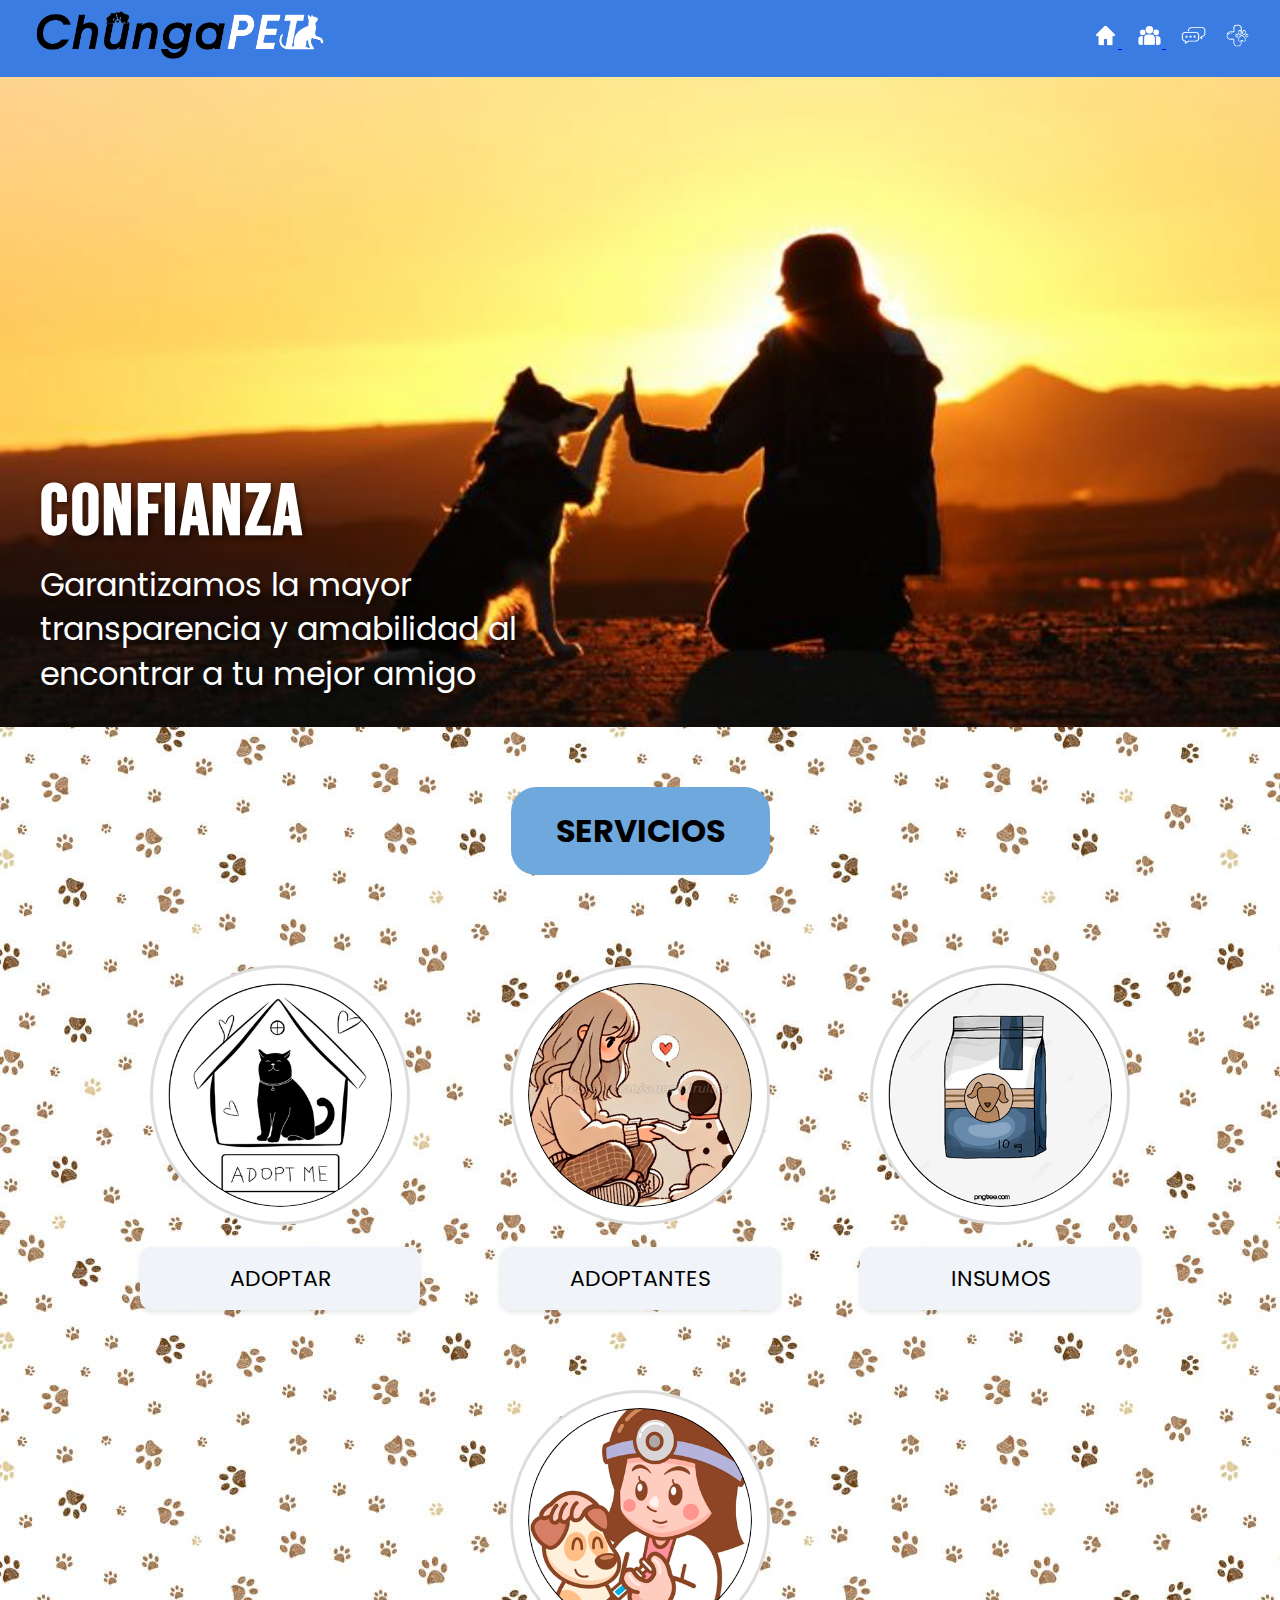
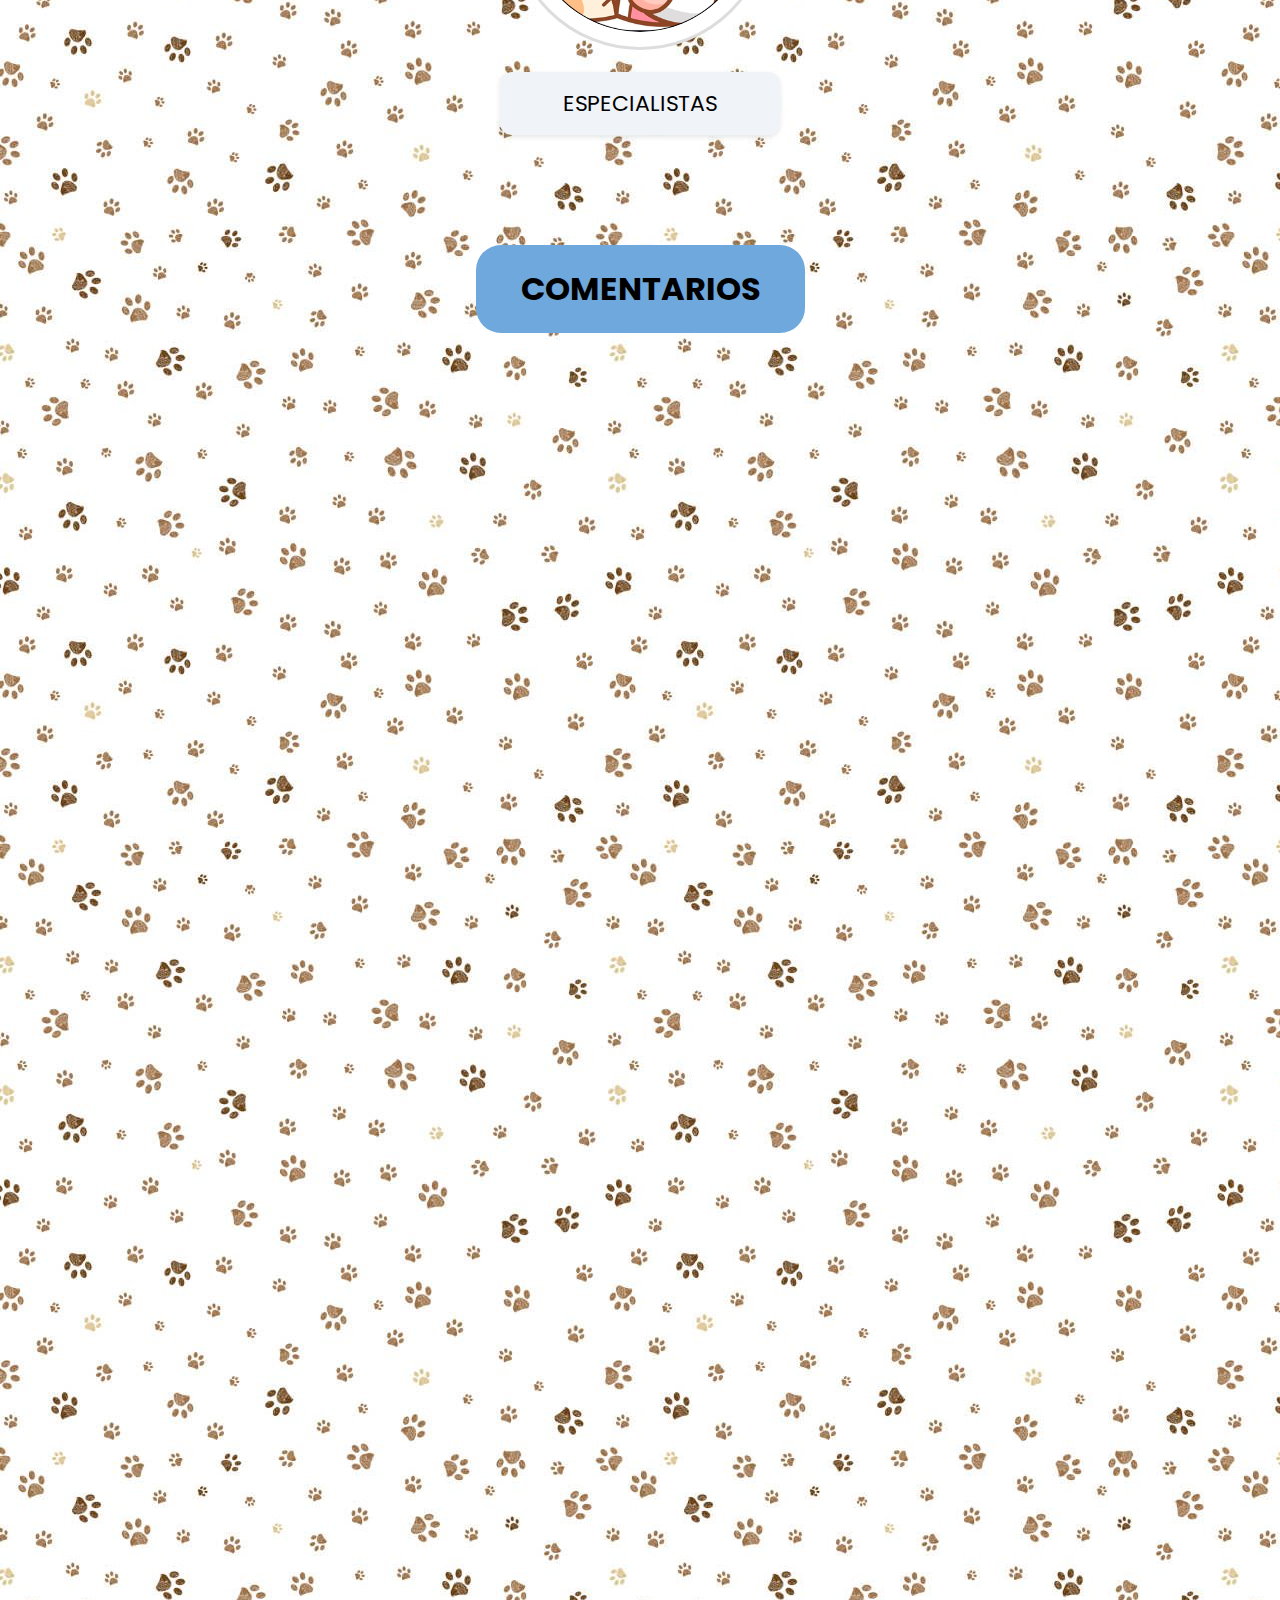
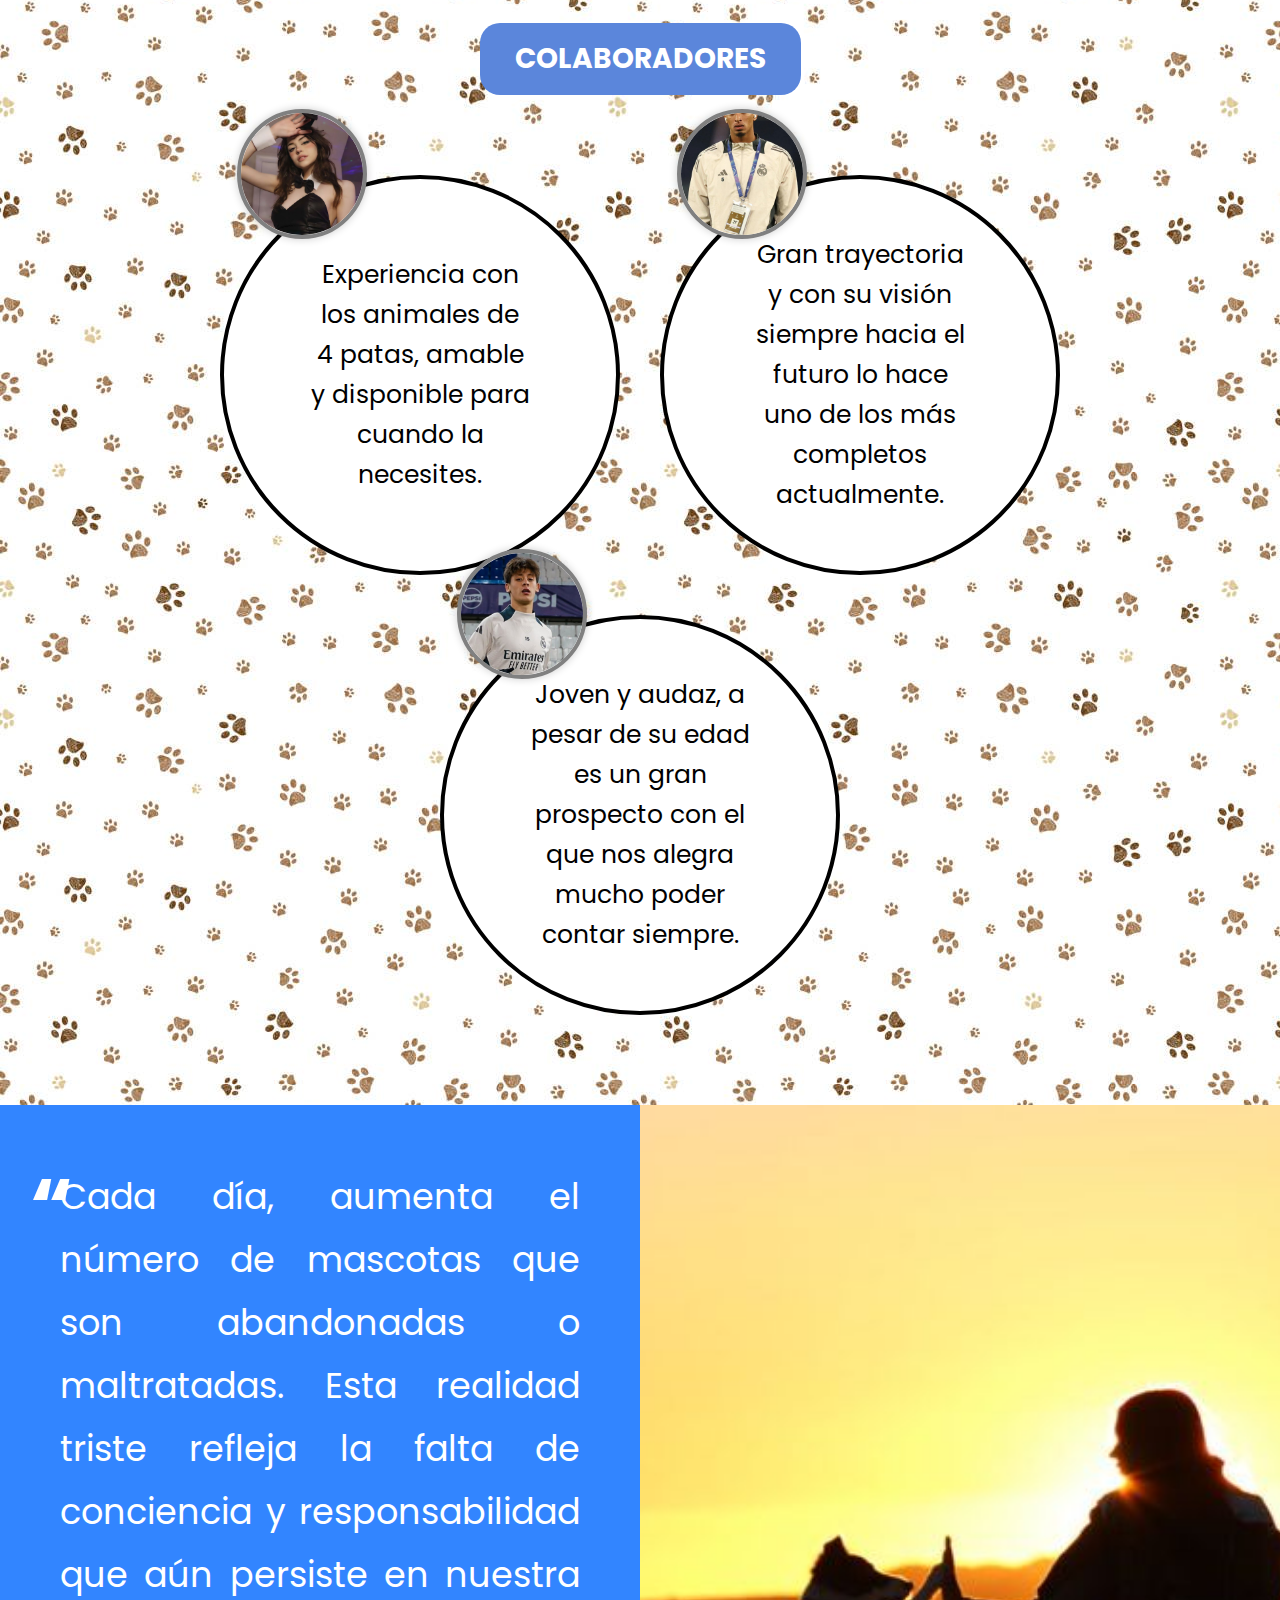
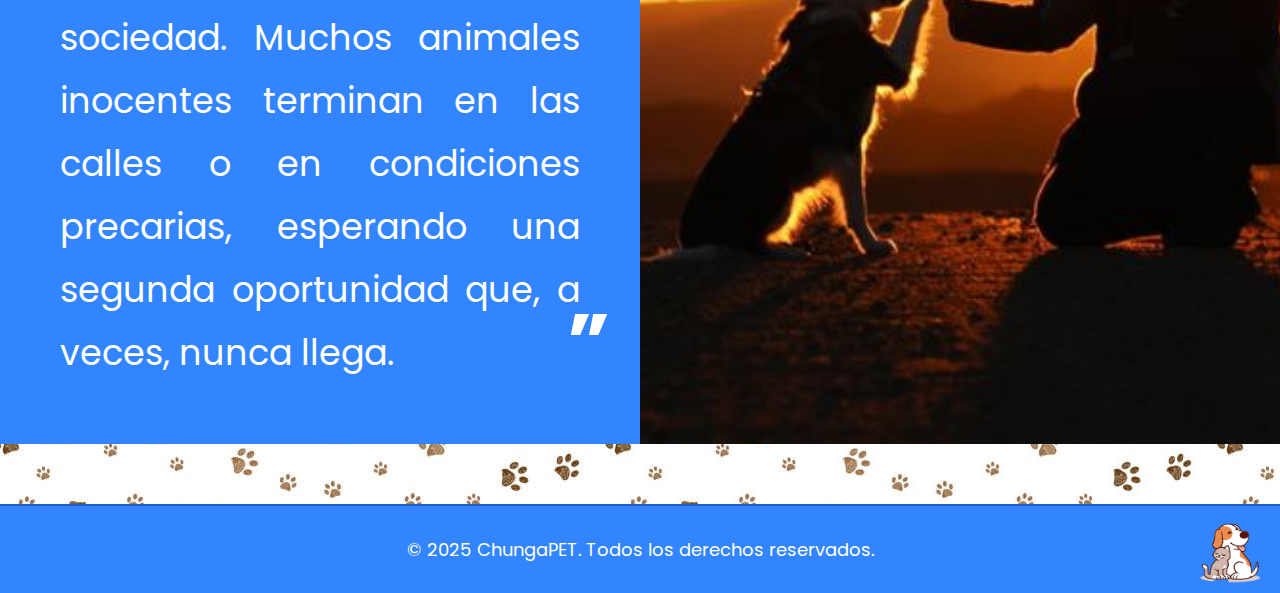
<file: Index.html>
<!DOCTYPE html>
<html lang="es">
<head>
  <meta charset="UTF-8">
  <meta name="viewport" content="width=device-width, initial-scale=1.0">
  <title>ChungaPET</title>
  <link rel="stylesheet" href="style.css">
  <link href="https://fonts.googleapis.com/css2?family=Bebas+Neue&family=Poppins&display=swap" rel="stylesheet">
</head>
<body background="images/fondo.jpg">

  <header>
    <div class="logo">
      <a href="Index.html">
        <img src="images/logo.png" alt="ChungaPET Logo">
      </a>
    </div>
    <nav class="icons">
      <a href="Index.html">
        <img src="iconos/home.png" alt="Inicio">
      </a>

      <a href="./View/About_Us.html">
        <img src="iconos/us.png" alt="Usuarios">
      </a>      
      
      <img src="iconos/chat.png" alt="Chat">

      <a href="./View/Adoption.html">
        <img src="iconos/adopt.png" alt="Adoptar">
      </a>
    </nav>
  </header>

  <section class="carousel">
    <img id="carousel-image" src="images/Perro1.jpg" alt="Imagen de carrusel">
    <div class="overlay">
      <h2 id="carousel-title">CONFIANZA</h2>
      <p id="carousel-text">Garantizamos la mayor transparencia y amabilidad al encontrar a tu mejor amigo</p>
    </div>
  </section>

  <section class="servicios">
    <h2>SERVICIOS</h2>
    <div class="cards">
      <div class="card">
        <a href="./View/Adoption.html">
          <img src="images/adoptar.png" alt="Adoptar">
        </a>
        <p>ADOPTAR</p>
      </div>
      <div class="card">
        <a href="./View/Adoptantes.html">
          <img src="images/adoptante.png" alt="Adoptantes">
        </a>
        <p>ADOPTANTES</p>
      </div>
      <div class="card">
        <a href="./View/Products.html">
          <img src="images/insumos.png" alt="Insumos">
        </a>
        <p>INSUMOS</p>
        
      </div>
      <div class="card">
        <a href="./View/Especialidad.html">
          <img src="images/especialistas.png" alt="Especialistas">
        </a>
          <p>ESPECIALISTAS</p>
      </div>
    </div>
  </section>

  <section class="comentarios">
    <h2>COMENTARIOS</h2>
    <div class="testimonios">
      <div class="testimonio">
        <div class="avatar">
          <img src="images/jhoel.jpg" alt="Jhoel D'Mai">
        </div>
        <div class="comentario-content">
          <div class="quote-marks opening">"</div>
          <p>Adopté a mi perrito en ChungaPET y fue la mejor decisión. Gracias por su amor y dedicación.</p>
          <div class="quote-marks closing">"</div>
          <p class="autor">-Jhoel D'Mai</p>
        </div>
      </div>
      
      <div class="testimonio">
        <div class="avatar">
          <img src="images/prima.jpg" alt="Prima De Chino">
        </div>
        <div class="comentario-content">
          <div class="quote-marks opening">"</div>
          <p>Profesionales y con mucho corazón. ¡Recomiendo totalmente!</p>
          <div class="quote-marks closing">"</div>
          <p class="autor">-Prima De Chino</p>
        </div>
      </div>
      
      <div class="testimonio">
        <div class="avatar">
          <img src="images/ana.jpg" alt="Ana Malkova">
        </div>
        <div class="comentario-content">
          <div class="quote-marks opening">"</div>
          <p>Gracias a ChungaPET ahora Luna tiene una familia que la ama.</p>
          <div class="quote-marks closing">"</div>
          <p class="autor">-Ana Malkova</p>
        </div>
      </div>
    </div>

  </section>

<!-- CONTENEDOR GENERAL -->
<section class="colaboradores-section">
  <h2 class="titulo-seccion">Colaboradores</h2>
  <div class="colaboradores-container">
    <div class="colaborador">
      <div class="colaborador-foto">
        <img src="images/colaborador1.jpg" alt="Colaborador 1">
      </div>
      <p>Experiencia con los animales de 4 patas, amable y disponible para cuando la necesites.</p>
    </div>
    <div class="colaborador">
      <div class="colaborador-foto">
        <img src="images/colaborador2.jpg" alt="Colaborador 2">
      </div>
      <p>Gran trayectoria y con su visión siempre hacia el futuro lo hace uno de los más completos actualmente.</p>
    </div>
    <div class="colaborador">
      <div class="colaborador-foto">
        <img src="images/colaborador3.jpg" alt="Colaborador 3">
      </div>
      <p>Joven y audaz, a pesar de su edad es un gran prospecto con el que nos alegra mucho poder contar siempre.</p>
    </div>
  </div>
</section>



  
<!-- Sección de Concientización -->
<section class="concientizacion">
  <div class="contenido-concientizacion">
    <img src="images/Perro1.jpg" alt="Perros comiendo en la calle">
    <div class="texto-concientizacion">
      Cada día, aumenta el número de mascotas que son abandonadas o maltratadas. Esta realidad triste refleja la falta de conciencia y responsabilidad que aún persiste en nuestra sociedad. Muchos animales inocentes terminan en las calles o en condiciones precarias, esperando una segunda oportunidad que, a veces, nunca llega.
    </div>
  </div>
</section>



<!-- Footer -->
<footer class="footer">
  <p>© 2025 ChungaPET. Todos los derechos reservados.</p>
  <img src="images/footer.png" alt="Perrito en el footer">
</footer>

  
  

  <script>
    const carouselData = [
      {
        image: 'images/Perro1.jpg',
        title: 'CONFIANZA',
        text: 'Garantizamos la mayor transparencia y amabilidad al encontrar a tu mejor amigo'
      },
      {
        image: 'images/Perro2.jpg',
        title: 'COMPAÑÍA',
        text: 'Un nuevo mejor amigo está esperándote para hacerte sonreír todos los días'
      },
      {
        image: 'images/Perro3.jpg',
        title: 'RESPONSABILIDAD',
        text: 'Adoptar es un acto de amor, compromiso y respeto por la vida animal'
      }
    ];

    let index = 0;

    const imgElement = document.getElementById('carousel-image');
    const titleElement = document.getElementById('carousel-title');
    const textElement = document.getElementById('carousel-text');

    setInterval(() => {
      index = (index + 1) % carouselData.length;
      const data = carouselData[index];
      imgElement.src = data.image;
      titleElement.textContent = data.title;
      textElement.textContent = data.text;
    }, 10000);
  </script>

</body>
</html>
</file>
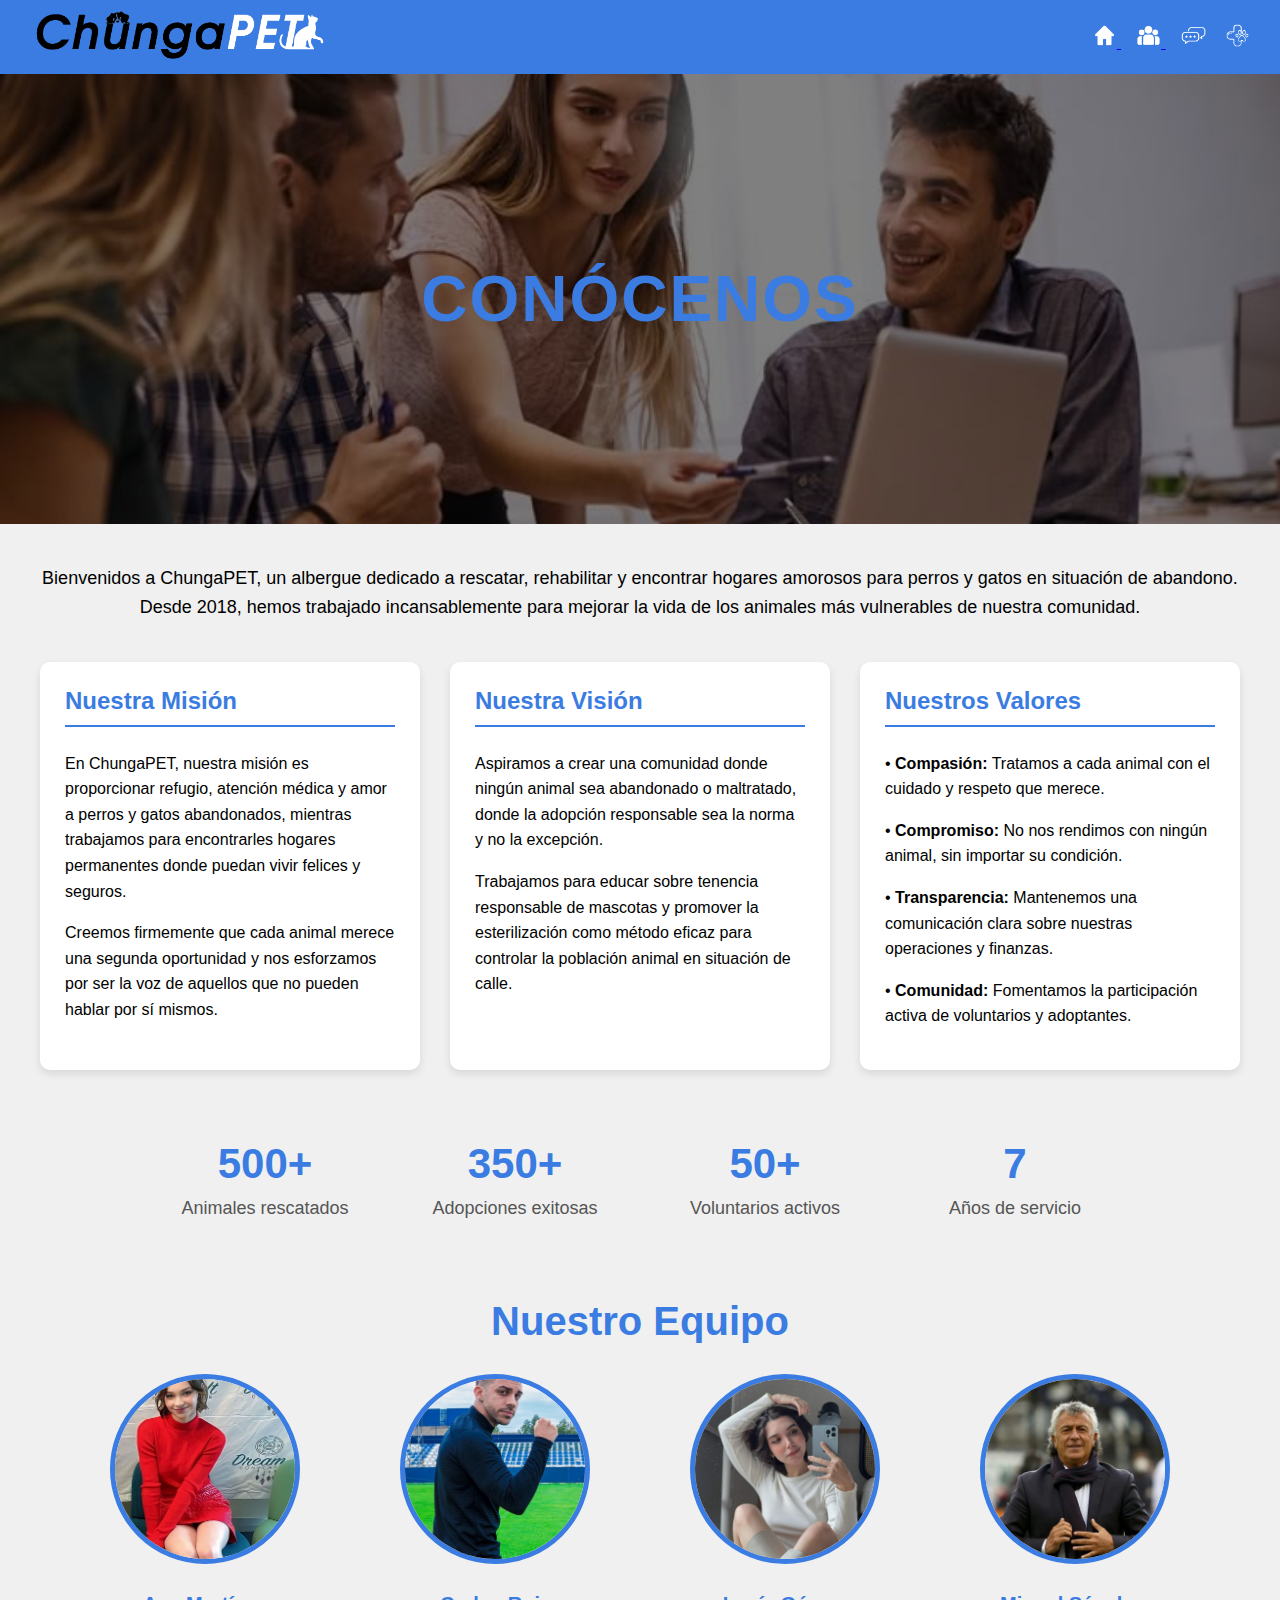
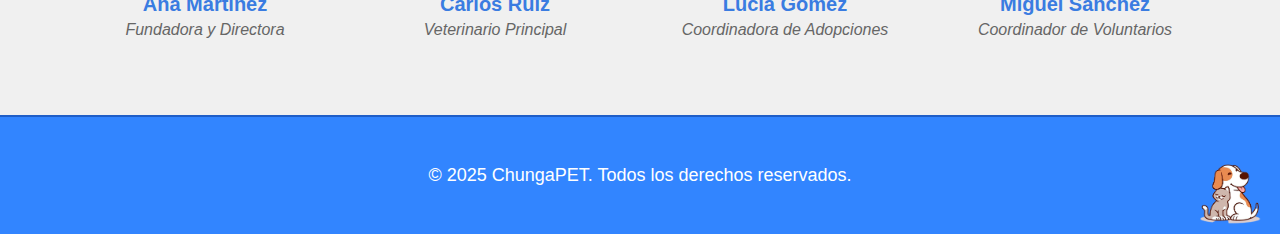
<file: View/About_Us.html>
<!DOCTYPE html>
<html lang="es">
<head>
    <meta charset="UTF-8">
    <meta name="viewport" content="width=device-width, initial-scale=1.0">
    <title>ChungaPET - Conócenos</title>
    <link rel="stylesheet" href="../Styles/About_us.css">
</head>
<body>
  
    <header>
        <div class="logo">
            <a href="../Index.html">    
                <img src="../images/logo.png" alt="ChungaPET Logo">
            </a>        </div>
        <nav class="icons">
            <a href="../Index.html">
                <img src="../iconos/home.png" alt="Inicio">
            </a>

            <a href="About_Us.html">
                <img src="../iconos/us.png" alt="Usuarios">
            </a>

            <img src="../iconos/chat.png" alt="Chat">
            <a href="Adoption.html">
                <img src="../iconos/adopt.png" alt="Adoptar">
            </a>
        </nav>
    </header>

    <section class="Cover">
        <img id="Cover-image" src="../images/equipo.jpg" alt="Equipo ChungaPET con mascotas">
        <div class="overlay">
          <h2 id="Cover-title">CONÓCENOS</h2>
        </div>
    </section>

    <section class="about-section">
        <div class="about-intro">
            <p>Bienvenidos a ChungaPET, un albergue dedicado a rescatar, rehabilitar y encontrar hogares amorosos para perros y gatos en situación de abandono. Desde 2018, hemos trabajado incansablemente para mejorar la vida de los animales más vulnerables de nuestra comunidad.</p>
        </div>

        <div class="about-container">
            <div class="about-column">
                <h3>Nuestra Misión</h3>
                <p>En ChungaPET, nuestra misión es proporcionar refugio, atención médica y amor a perros y gatos abandonados, mientras trabajamos para encontrarles hogares permanentes donde puedan vivir felices y seguros.</p>
                <p>Creemos firmemente que cada animal merece una segunda oportunidad y nos esforzamos por ser la voz de aquellos que no pueden hablar por sí mismos.</p>
            </div>

            <div class="about-column">
                <h3>Nuestra Visión</h3>
                <p>Aspiramos a crear una comunidad donde ningún animal sea abandonado o maltratado, donde la adopción responsable sea la norma y no la excepción.</p>
                <p>Trabajamos para educar sobre tenencia responsable de mascotas y promover la esterilización como método eficaz para controlar la población animal en situación de calle.</p>
            </div>

            <div class="about-column">
                <h3>Nuestros Valores</h3>
                <p>• <strong>Compasión:</strong> Tratamos a cada animal con el cuidado y respeto que merece.</p>
                <p>• <strong>Compromiso:</strong> No nos rendimos con ningún animal, sin importar su condición.</p>
                <p>• <strong>Transparencia:</strong> Mantenemos una comunicación clara sobre nuestras operaciones y finanzas.</p>
                <p>• <strong>Comunidad:</strong> Fomentamos la participación activa de voluntarios y adoptantes.</p>
            </div>
        </div>

        <div class="stats-container">
            <div class="stat-item">
                <div class="stat-number">500+</div>
                <div class="stat-label">Animales rescatados</div>
            </div>
            <div class="stat-item">
                <div class="stat-number">350+</div>
                <div class="stat-label">Adopciones exitosas</div>
            </div>
            <div class="stat-item">
                <div class="stat-number">50+</div>
                <div class="stat-label">Voluntarios activos</div>
            </div>
            <div class="stat-item">
                <div class="stat-number">7</div>
                <div class="stat-label">Años de servicio</div>
            </div>
        </div>

        <div class="team-section">
            <h2>Nuestro Equipo</h2>
            <div class="team-container">
                <div class="team-member">
                    <img src="../images/team/ana.jpg" alt="Ana Martínez" class="team-member-image">
                    <h4>Ana Martínez</h4>
                    <p>Fundadora y Directora</p>
                </div>
                <div class="team-member">
                    <img src="../images/team/carlos.jpg" alt="Carlos Ruiz" class="team-member-image">
                    <h4>Carlos Ruiz</h4>
                    <p>Veterinario Principal</p>
                </div>
                <div class="team-member">
                    <img src="../images/team/lucia.jpg" alt="Lucía Gómez" class="team-member-image">
                    <h4>Lucía Gómez</h4>
                    <p>Coordinadora de Adopciones</p>
                </div>
                <div class="team-member">
                    <img src="../images/team/miguel.jpg" alt="Miguel Sánchez" class="team-member-image">
                    <h4>Miguel Sánchez</h4>
                    <p>Coordinador de Voluntarios</p>
                </div>
            </div>
        </div>
    </section>

    <!-- Footer -->
    <footer class="footer">
        <p>© 2025 ChungaPET. Todos los derechos reservados.</p>
        <img src="../images/footer.png" alt="Perrito en el footer">
    </footer>
</body>
</html>
</file>
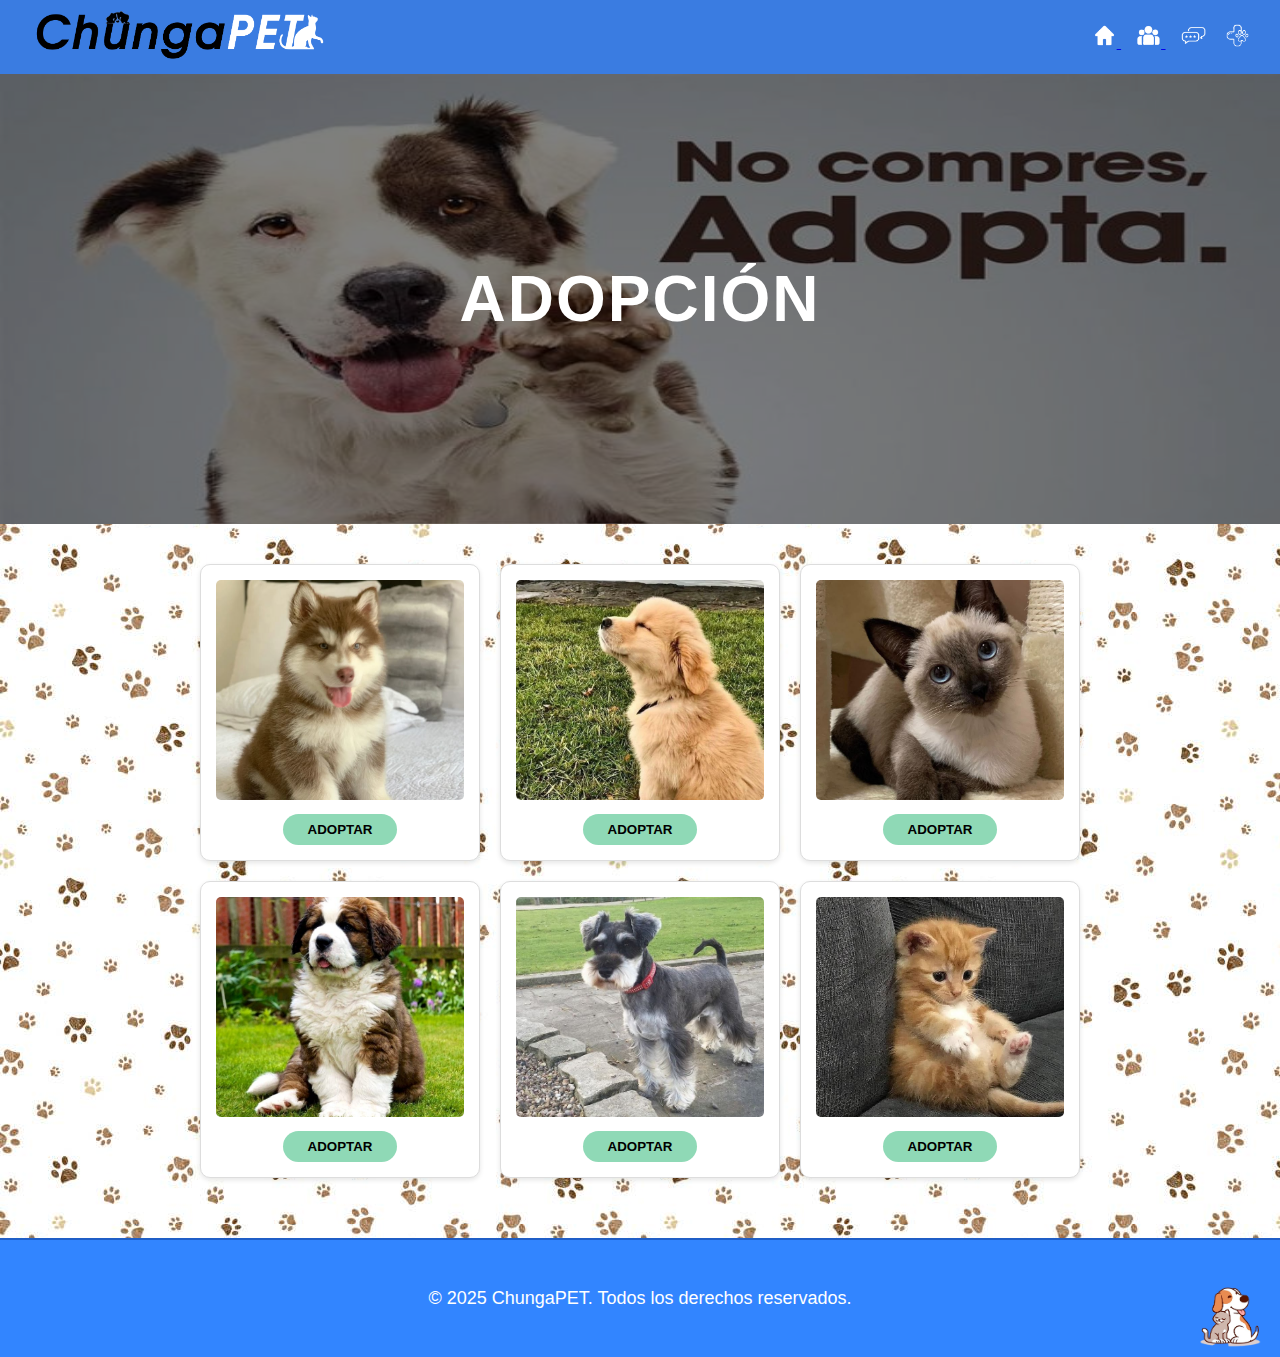
<file: View/Adoption.html>
<!DOCTYPE html>
<html lang="es">
<head>
    <meta charset="UTF-8">
    <meta name="viewport" content="width=device-width, initial-scale=1.0">
    <title>ChungaPET - Adopción</title>
    <link rel="stylesheet" href="../Styles/adoption.css">
</head>
<body background="../images/fondo.jpg">
  
    <header>
        <div class="logo">
          <a href="../Index.html">    
            <img src="../images/logo.png" alt="ChungaPET Logo">
        </a>        </div>
        <nav class="icons">
            <a href="../Index.html">
                <img src="../iconos/home.png" alt="Inicio">
            </a>
            <a href="About_Us.html">
          <img src="../iconos/us.png" alt="Usuarios">
            </a>
          <img src="../iconos/chat.png" alt="Chat">
          <a href="Adoption.html">
            <img src="../iconos/adopt.png" alt="Adoptar">
          </a>
        </nav>
      </header>


      <section class="Cover">
        <img id="Cover-image" src="../images/Adopcion.jpg" alt="Imagen de carrusel">
        <div class="overlay">
          <h2 id="Cover-title">ADOPCIÓN</h2>
        </div>
      </section>


    <div class="pets-container">
        <div class="pet-row">
            <div class="pet-item">
                <img src="../images/Adoption/husky.jpg" alt="Husky">
                <a href="Adoption_form.html">
                  <button class="adopt-button">ADOPTAR</button>
              </a>
            </div>
            
            <div class="pet-item">
                <img src="../images/Adoption/golden.jpg" alt="Golden Retriever">
                <a href="Adoption_form.html">
                  <button class="adopt-button">ADOPTAR</button>
              </a>            </div>
            
            <div class="pet-item">
                <img src="../images/Adoption/reycat.jpg" alt="Gato Siamés">
                <a href="Adoption_form.html">
                  <button class="adopt-button">ADOPTAR</button>
              </a>            </div>
        </div>
        
        <div class="pet-row">
            <div class="pet-item">
                <img src="../images/Adoption/sanbernard.jpg" alt="Husky">
                <a href="Adoption_form.html">
                  <button class="adopt-button">ADOPTAR</button>
              </a>            </div>
            
            <div class="pet-item">
                <img src="../images/Adoption/schanuzer.jpg" alt="Golden Retriever">
                <a href="Adoption_form.html">
                  <button class="adopt-button">ADOPTAR</button>
              </a>            </div>
            
            <div class="pet-item">
                <img src="../images/Adoption/kitty.jpg" alt="Gato Siamés">
                <a href="Adoption_form.html">
                  <button class="adopt-button">ADOPTAR</button>
              </a>            </div>
        </div>
    </div>

    

    

<!-- Footer -->
<footer class="footer">
    <p>© 2025 ChungaPET. Todos los derechos reservados.</p>
    <img src="../images/footer.png" alt="Perrito en el footer">
  </footer>
</body>
</html>
</file>
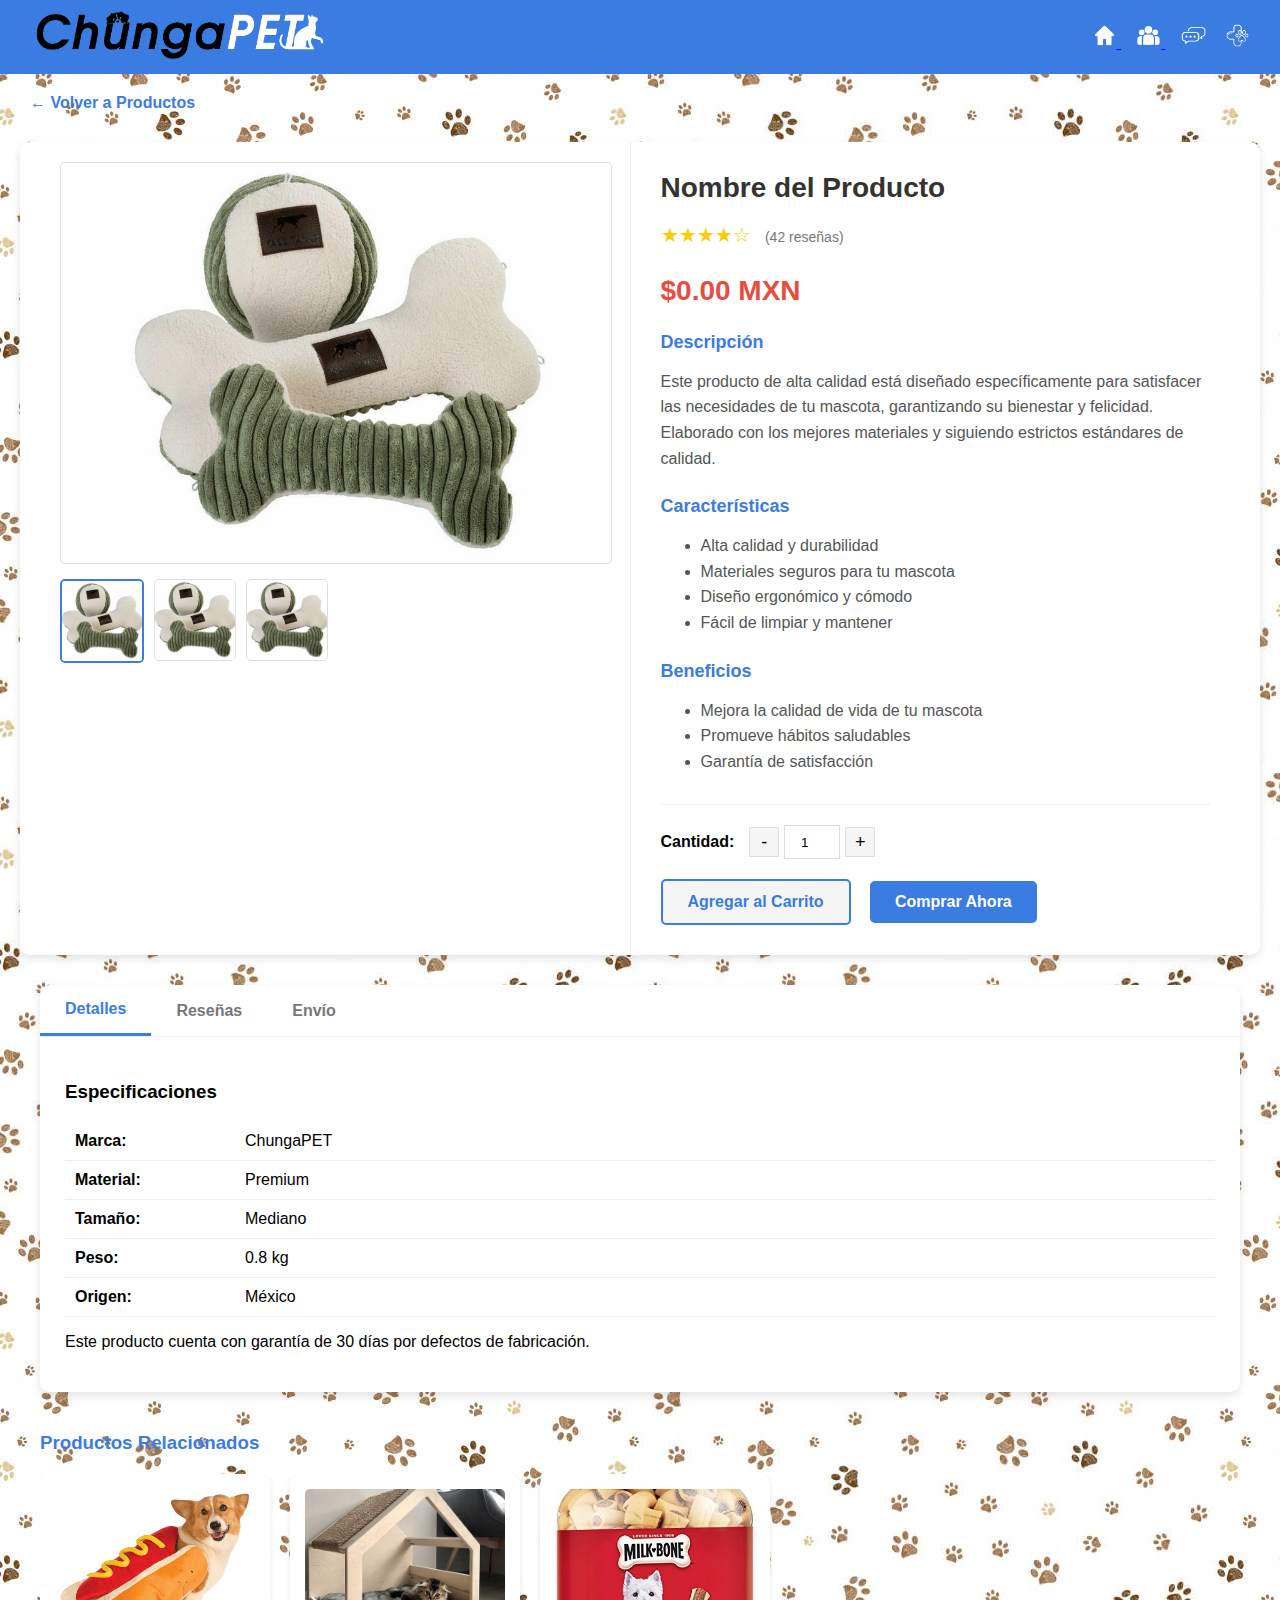
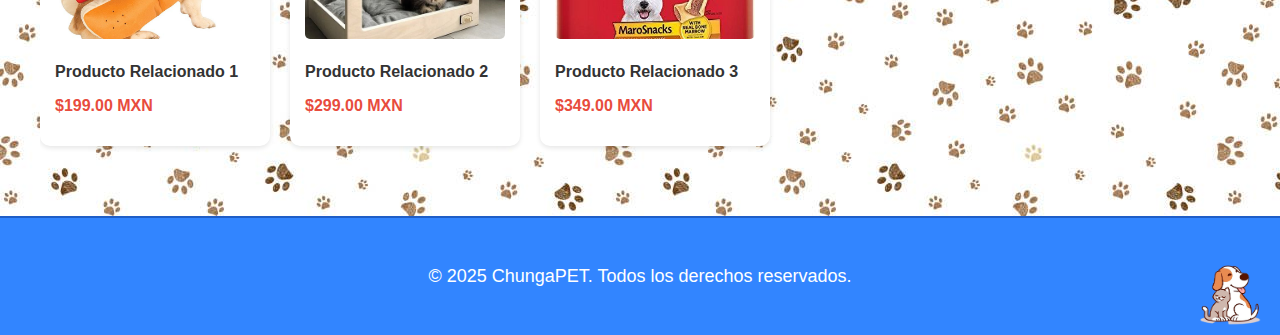
<file: View/Product_detail.html>
<!DOCTYPE html>
<html lang="es">
<head>
    <meta charset="UTF-8">
    <meta name="viewport" content="width=device-width, initial-scale=1.0">
    <title>ChungaPET - Detalle de Producto</title>
    <link rel="stylesheet" href="../Styles/Product_detail.css">
</head>
<body background="../images/fondo.jpg">

    <header>
        <div class="logo">
            <a href="../Index.html">    
                <img src="../images/logo.png" alt="ChungaPET Logo">
            </a>        </div>
        <nav class="icons">
            <a href="../Index.html">
                <img src="../iconos/home.png" alt="Inicio">
            </a>
            <a href="About_Us.html">
          <img src="../iconos/us.png" alt="Usuarios">
            </a>
          <img src="../iconos/chat.png" alt="Chat">
          <a href="Adoption.html">
            <img src="../iconos/adopt.png" alt="Adoptar">
          </a>
        </nav>
      </header>
 


    <div class="back-to-products">
        <a href="Products.html">← Volver a Productos</a>
    </div>

    <section class="product-detail-container">
        <div class="product-gallery">
            <div class="main-image">
                <img id="product-main-image" src="../images/products/juguete-perro.jpg" alt="Producto">
            </div>
            <div class="thumbnail-images">
                <img src="../images/products/juguete-perro.jpg" alt="Imagen 1" class="thumbnail active" onclick="changeMainImage(this.src)">
                <img src="../images/products/juguete-perro.jpg" alt="Imagen 2" class="thumbnail" onclick="changeMainImage(this.src)">
                <img src="../images/products/juguete-perro.jpg" alt="Imagen 3" class="thumbnail" onclick="changeMainImage(this.src)">
            </div>
        </div>
        <div class="product-info">
            <h1 id="product-name">Nombre del Producto</h1>
            <div class="product-rating">
                <span class="stars">★★★★☆</span>
                <span class="reviews">(42 reseñas)</span>
            </div>
            <p class="product-price" id="product-price">$0.00 MXN</p>
            <div class="product-description">
                <h3>Descripción</h3>
                <p>Este producto de alta calidad está diseñado específicamente para satisfacer las necesidades de tu mascota, garantizando su bienestar y felicidad. Elaborado con los mejores materiales y siguiendo estrictos estándares de calidad.</p>
                
                <h3>Características</h3>
                <ul>
                    <li>Alta calidad y durabilidad</li>
                    <li>Materiales seguros para tu mascota</li>
                    <li>Diseño ergonómico y cómodo</li>
                    <li>Fácil de limpiar y mantener</li>
                </ul>
                
                <h3>Beneficios</h3>
                <ul>
                    <li>Mejora la calidad de vida de tu mascota</li>
                    <li>Promueve hábitos saludables</li>
                    <li>Garantía de satisfacción</li>
                </ul>
            </div>
            <div class="product-purchase">
                <div class="quantity-selector">
                    <label for="quantity">Cantidad:</label>
                    <div class="quantity-controls">
                        <button onclick="decreaseQuantity()">-</button>
                        <input type="number" id="quantity" value="1" min="1" max="10">
                        <button onclick="increaseQuantity()">+</button>
                    </div>
                </div>
                <button class="btn-add-to-cart" onclick="addToCart()">Agregar al Carrito</button>
                <button class="btn-buy-now" onclick="buyNow()">Comprar Ahora</button>
            </div>
        </div>
    </section>

    <section class="product-extras">
        <div class="product-tabs">
            <div class="tab-buttons">
                <button class="tab-btn active" onclick="showTab('details')">Detalles</button>
                <button class="tab-btn" onclick="showTab('reviews')">Reseñas</button>
                <button class="tab-btn" onclick="showTab('shipping')">Envío</button>
            </div>
            <div id="details" class="tab-content active">
                <h3>Especificaciones</h3>
                <table class="specifications">
                    <tr>
                        <td>Marca:</td>
                        <td>ChungaPET</td>
                    </tr>
                    <tr>
                        <td>Material:</td>
                        <td>Premium</td>
                    </tr>
                    <tr>
                        <td>Tamaño:</td>
                        <td>Mediano</td>
                    </tr>
                    <tr>
                        <td>Peso:</td>
                        <td>0.8 kg</td>
                    </tr>
                    <tr>
                        <td>Origen:</td>
                        <td>México</td>
                    </tr>
                </table>
                <p>Este producto cuenta con garantía de 30 días por defectos de fabricación.</p>
            </div>
            <div id="reviews" class="tab-content">
                <div class="review">
                    <div class="review-header">
                        <span class="reviewer">Laura G.</span>
                        <span class="review-stars">★★★★★</span>
                    </div>
                    <p class="review-text">¡Excelente producto! Mi mascota lo adora y la calidad es inmejorable. Lo recomiendo ampliamente.</p>
                </div>
                <div class="review">
                    <div class="review-header">
                        <span class="reviewer">Carlos M.</span>
                        <span class="review-stars">★★★★☆</span>
                    </div>
                    <p class="review-text">Muy buen producto, aunque el tamaño es un poco más pequeño de lo que esperaba. Por lo demás, todo perfecto.</p>
                </div>
                <div class="review">
                    <div class="review-header">
                        <span class="reviewer">Ana P.</span>
                        <span class="review-stars">★★★★★</span>
                    </div>
                    <p class="review-text">Llegó antes de lo esperado y en perfectas condiciones. Mi gato está feliz con su nuevo juguete.</p>
                </div>
            </div>
            <div id="shipping" class="tab-content">
                <h3>Información de Envío</h3>
                <p>Realizamos envíos a toda la República Mexicana.</p>
                <ul>
                    <li>Envío estándar: 3-5 días hábiles</li>
                    <li>Envío express: 1-2 días hábiles (costo adicional)</li>
                </ul>
                <p>Los pedidos son procesados en un máximo de 24 horas después de confirmar el pago.</p>
                <h3>Política de Devoluciones</h3>
                <p>Aceptamos devoluciones dentro de los 15 días posteriores a la recepción del producto, siempre y cuando se encuentre en su empaque original y sin señales de uso.</p>
            </div>
        </div>

        <div class="related-products">
            <h3>Productos Relacionados</h3>
            <div class="related-products-container">
                <div class="related-product">
                    <img src="../images/products/related1.jpg" alt="Producto Relacionado 1">
                    <h4>Producto Relacionado 1</h4>
                    <p class="related-price">$199.00 MXN</p>
                </div>
                <div class="related-product">
                    <img src="../images/products/related2.jpg" alt="Producto Relacionado 2">
                    <h4>Producto Relacionado 2</h4>
                    <p class="related-price">$299.00 MXN</p>
                </div>
                <div class="related-product">
                    <img src="../images/products/related3.jpg" alt="Producto Relacionado 3">
                    <h4>Producto Relacionado 3</h4>
                    <p class="related-price">$349.00 MXN</p>
                </div>
            </div>
        </div>
    </section>

    <!-- Modal de compra -->
    <div id="purchase-modal" class="modal">
        <div class="modal-content">
            <span class="close-modal" onclick="closeModal()">&times;</span>
            <h2>Completar Compra</h2>
            <div class="purchase-summary">
                <h3>Resumen de Compra</h3>
                <div class="purchase-item">
                    <span id="modal-product-name">Nombre del Producto</span>
                    <span>x<span id="modal-quantity">1</span></span>
                    <span id="modal-total-price">$0.00 MXN</span>
                </div>
                <div class="purchase-total">
                    <span>Total:</span>
                    <span id="modal-final-price">$0.00 MXN</span>
                </div>
            </div>
            <form id="checkout-form">
                <div class="form-group">
                    <label for="customer-name">Nombre completo:</label>
                    <input type="text" id="customer-name" required>
                </div>
                <div class="form-group">
                    <label for="customer-email">Correo electrónico:</label>
                    <input type="email" id="customer-email" required>
                </div>
                <div class="form-group">
                    <label for="customer-phone">Teléfono:</label>
                    <input type="tel" id="customer-phone" required>
                </div>
                <div class="form-group">
                    <label for="customer-address">Dirección de envío:</label>
                    <textarea id="customer-address" required></textarea>
                </div>
                <div class="form-group">
                    <label for="payment-method">Método de pago:</label>
                    <select id="payment-method" required>
                        <option value="">Seleccionar método de pago</option>
                        <option value="card">Tarjeta de crédito/débito</option>
                        <option value="paypal">PayPal</option>
                        <option value="transfer">Transferencia bancaria</option>
                    </select>
                </div>
                
                <div id="card-details" class="payment-details">
                    <div class="form-group">
                        <label for="card-number">Número de tarjeta:</label>
                        <input type="text" id="card-number" placeholder="XXXX XXXX XXXX XXXX">
                    </div>
                    <div class="form-row">
                        <div class="form-group half">
                            <label for="card-expiry">Fecha de expiración:</label>
                            <input type="text" id="card-expiry" placeholder="MM/AA">
                        </div>
                        <div class="form-group half">
                            <label for="card-cvv">CVV:</label>
                            <input type="text" id="card-cvv" placeholder="XXX">
                        </div>
                    </div>
                </div>
                
                <button type="button" class="btn-complete-purchase" onclick="completePurchase()">Confirmar Compra</button>
            </form>
        </div>
    </div>

    <!-- Modal de confirmación -->
    <div id="confirmation-modal" class="modal">
        <div class="modal-content confirmation">
            <span class="close-modal" onclick="closeConfirmationModal()">&times;</span>
            <div class="confirmation-icon">✓</div>
            <h2>¡Compra Realizada con Éxito!</h2>
            <p>Gracias por tu compra. Hemos enviado un correo electrónico con los detalles de tu pedido.</p>
            <p>Número de orden: <span id="order-number">CH-12345</span></p>
            <button class="btn-back-to-shop" onclick="backToShop()">Volver a la Tienda</button>
        </div>
    </div>

    <!-- Footer -->
    <footer class="footer">
        <p>© 2025 ChungaPET. Todos los derechos reservados.</p>
        <img src="../images/footer.png" alt="Perrito en el footer">
    </footer>

    <script>
        // Obtener parámetros de la URL
        const urlParams = new URLSearchParams(window.location.search);
        const productId = urlParams.get('id');
        const productName = urlParams.get('name');
        const productPrice = urlParams.get('price');
        
        // Cargar datos del producto
        window.onload = function() {
            if (productName) {
                document.getElementById('product-name').textContent = productName;
                document.title = "ChungaPET - " + productName;
            }
            
            if (productPrice) {
                document.getElementById('product-price').textContent = "$" + productPrice + ".00 MXN";
            }
            
            // Aquí se podrían cargar más datos según el ID del producto
        };
        
        // Cambiar imagen principal
        function changeMainImage(src) {
            document.getElementById('product-main-image').src = src;
            
            // Actualizar miniaturas activas
            const thumbnails = document.querySelectorAll('.thumbnail');
            thumbnails.forEach(thumb => {
                if (thumb.src === src) {
                    thumb.classList.add('active');
                } else {
                    thumb.classList.remove('active');
                }
            });
        }
        
        // Control de cantidad
        function increaseQuantity() {
            const quantityInput = document.getElementById('quantity');
            const currentValue = parseInt(quantityInput.value);
            if (currentValue < 10) {
                quantityInput.value = currentValue + 1;
            }
        }
        
        function decreaseQuantity() {
            const quantityInput = document.getElementById('quantity');
            const currentValue = parseInt(quantityInput.value);
            if (currentValue > 1) {
                quantityInput.value = currentValue - 1;
            }
        }
        
        // Cambiar tabs
        function showTab(tabId) {
            // Ocultar todos los contenidos
            const tabContents = document.querySelectorAll('.tab-content');
            tabContents.forEach(tab => {
                tab.classList.remove('active');
            });
            
            // Mostrar el contenido seleccionado
            document.getElementById(tabId).classList.add('active');
            
            // Actualizar botones
            const tabButtons = document.querySelectorAll('.tab-btn');
            tabButtons.forEach(button => {
                button.classList.remove('active');
            });
            
            event.currentTarget.classList.add('active');
        }
        
        // Funciones de compra
        function addToCart() {
            alert('Producto añadido al carrito correctamente');
        }
        
        function buyNow() {
            // Actualizar modal con información de compra
            const quantity = document.getElementById('quantity').value;
            const productName = document.getElementById('product-name').textContent;
            const priceText = document.getElementById('product-price').textContent;
            const price = parseFloat(priceText.replace('$', '').replace(' MXN', ''));
            const totalPrice = price * quantity;
            
            document.getElementById('modal-product-name').textContent = productName;
            document.getElementById('modal-quantity').textContent = quantity;
            document.getElementById('modal-total-price').textContent = '$' + price.toFixed(2) + ' MXN';
            document.getElementById('modal-final-price').textContent = '$' + totalPrice.toFixed(2) + ' MXN';
            
            // Mostrar modal
            document.getElementById('purchase-modal').style.display = 'flex';
        }
        
        function closeModal() {
            document.getElementById('purchase-modal').style.display = 'none';
        }
        
        function completePurchase() {
            // Validar formulario
            const form = document.getElementById('checkout-form');
            if (form.checkValidity()) {
                document.getElementById('purchase-modal').style.display = 'none';
                
                // Generar número de orden aleatorio
                const orderNumber = 'CH-' + Math.floor(Math.random() * 90000 + 10000);
                document.getElementById('order-number').textContent = orderNumber;
                
                // Mostrar confirmación
                document.getElementById('confirmation-modal').style.display = 'flex';
            } else {
                alert('Por favor completa todos los campos requeridos');
            }
        }
        
        function closeConfirmationModal() {
            document.getElementById('confirmation-modal').style.display = 'none';
        }
        
        function backToShop() {
            window.location.href = 'Products.html';
        }
        
        // Mostrar/ocultar detalles de tarjeta según método de pago
        document.getElementById('payment-method').addEventListener('change', function() {
            const cardDetails = document.getElementById('card-details');
            if (this.value === 'card') {
                cardDetails.style.display = 'block';
            } else {
                cardDetails.style.display = 'none';
            }
        });
        
        // Cerrar modales al hacer clic fuera
        window.onclick = function(event) {
            const purchaseModal = document.getElementById('purchase-modal');
            const confirmationModal = document.getElementById('confirmation-modal');
            
            if (event.target === purchaseModal) {
                purchaseModal.style.display = 'none';
            }
            
            if (event.target === confirmationModal) {
                confirmationModal.style.display = 'none';
            }
        };
    </script>
</body>
</html>
</file>
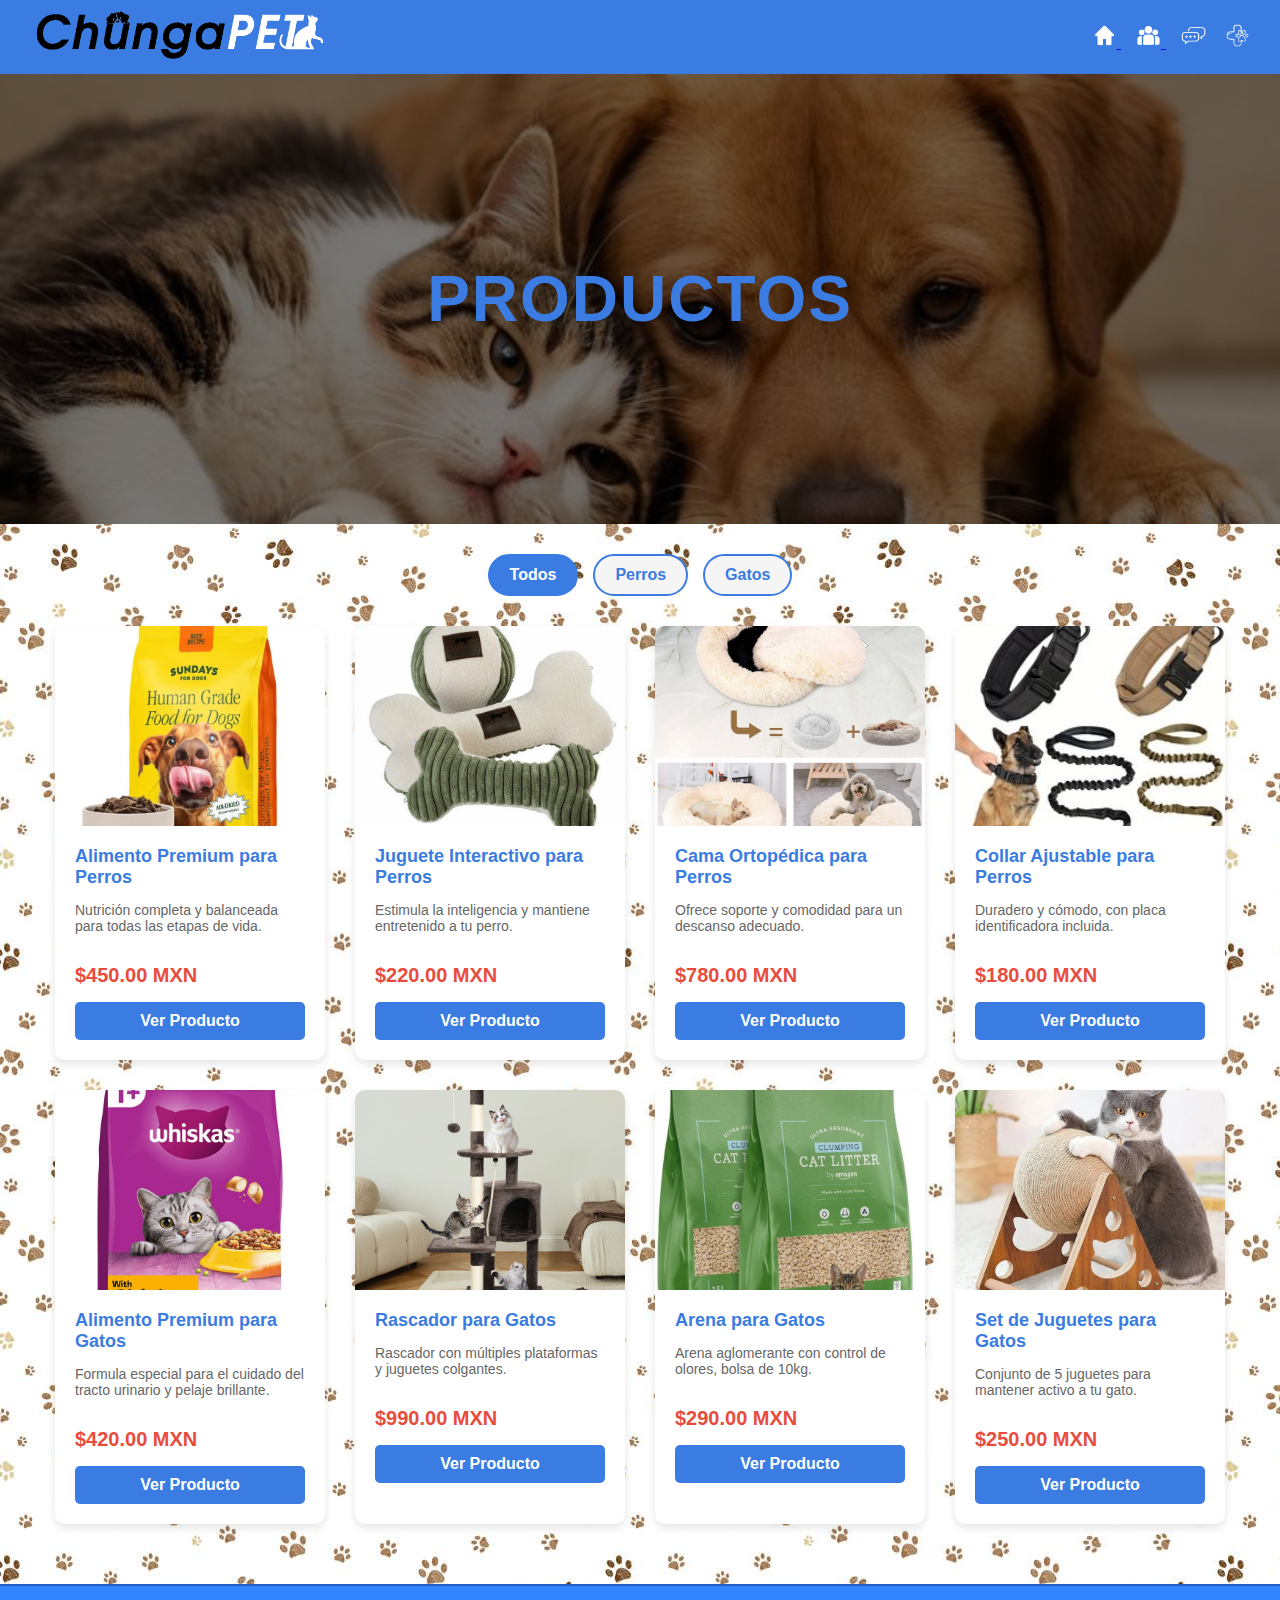
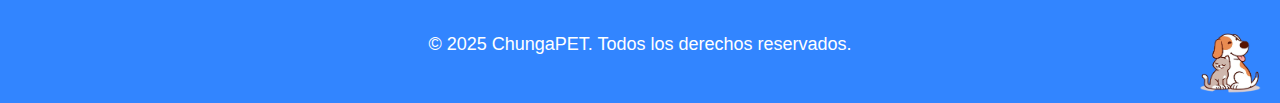
<file: View/Products.html>
<!DOCTYPE html>
<html lang="es">
<head>
    <meta charset="UTF-8">
    <meta name="viewport" content="width=device-width, initial-scale=1.0">
    <title>ChungaPET - Productos</title>
    <link rel="stylesheet" href="../Styles/Products.css">
</head>
<body background="../images/fondo.jpg">
  
    <header>
        <div class="logo">
        <a href="../Index.html">    
            <img src="../images/logo.png" alt="ChungaPET Logo">
        </a>
        </div>
        <nav class="icons">
            <a href="../Index.html">
                <img src="../iconos/home.png" alt="Inicio">
            </a>
            <a href="About_Us.html">
          <img src="../iconos/us.png" alt="Usuarios">
            </a>
          <img src="../iconos/chat.png" alt="Chat">
          <a href="Adoption.html">
            <img src="../iconos/adopt.png" alt="Adoptar">
          </a>
        </nav>
      </header>


    <section class="Cover">
        <img id="Cover-image" src="../images/productos-cover.jpg" alt="Productos para mascotas">
        <div class="overlay">
          <h2 id="Cover-title">PRODUCTOS</h2>
        </div>
    </section>

    <section class="categories">
        <div class="category-filters">
            <button class="category-btn active" data-filter="all">Todos</button>
            <button class="category-btn" data-filter="perros">Perros</button>
            <button class="category-btn" data-filter="gatos">Gatos</button>
        </div>
    </section>

    <section class="products-container">
        <!-- Productos para Perros -->
        <div class="product-card" data-category="perros">
            <div class="product-image">
                <img src="../images/products/comida-perro.jpg" alt="Alimento Premium para Perros">
            </div>
            <div class="product-info">
                <h3>Alimento Premium para Perros</h3>
                <p class="product-description">Nutrición completa y balanceada para todas las etapas de vida.</p>
                <p class="product-price">$450.00 MXN</p>
                <a href="Product_detail.html?id=1&name=Alimento%20Premium%20para%20Perros&price=450" class="btn-view-product">Ver Producto</a>
            </div>
        </div>

        <div class="product-card" data-category="perros">
            <div class="product-image">
                <img src="../images/products/juguete-perro.jpg" alt="Juguete Interactivo para Perros">
            </div>
            <div class="product-info">
                <h3>Juguete Interactivo para Perros</h3>
                <p class="product-description">Estimula la inteligencia y mantiene entretenido a tu perro.</p>
                <p class="product-price">$220.00 MXN</p>
                <a href="Product_detail.html?id=2&name=Juguete%20Interactivo%20para%20Perros&price=220" class="btn-view-product">Ver Producto</a>
            </div>
        </div>

        <div class="product-card" data-category="perros">
            <div class="product-image">
                <img src="../images/products/cama-perro.jpg" alt="Cama Ortopédica para Perros">
            </div>
            <div class="product-info">
                <h3>Cama Ortopédica para Perros</h3>
                <p class="product-description">Ofrece soporte y comodidad para un descanso adecuado.</p>
                <p class="product-price">$780.00 MXN</p>
                <a href="Product_detail.html?id=3&name=Cama%20Ortopédica%20para%20Perros&price=780" class="btn-view-product">Ver Producto</a>
            </div>
        </div>

        <div class="product-card" data-category="perros">
            <div class="product-image">
                <img src="../images/products/collar-perro.jpg" alt="Collar Ajustable para Perros">
            </div>
            <div class="product-info">
                <h3>Collar Ajustable para Perros</h3>
                <p class="product-description">Duradero y cómodo, con placa identificadora incluida.</p>
                <p class="product-price">$180.00 MXN</p>
                <a href="Product_detail.html?id=4&name=Collar%20Ajustable%20para%20Perros&price=180" class="btn-view-product">Ver Producto</a>
            </div>
        </div>

        <!-- Productos para Gatos -->
        <div class="product-card" data-category="gatos">
            <div class="product-image">
                <img src="../images/products/comida-gato.jpg" alt="Alimento Premium para Gatos">
            </div>
            <div class="product-info">
                <h3>Alimento Premium para Gatos</h3>
                <p class="product-description">Formula especial para el cuidado del tracto urinario y pelaje brillante.</p>
                <p class="product-price">$420.00 MXN</p>
                <a href="Product_detail.html?id=5&name=Alimento%20Premium%20para%20Gatos&price=420" class="btn-view-product">Ver Producto</a>
            </div>
        </div>

        <div class="product-card" data-category="gatos">
            <div class="product-image">
                <img src="../images/products/rascador-gato.jpg" alt="Rascador para Gatos">
            </div>
            <div class="product-info">
                <h3>Rascador para Gatos</h3>
                <p class="product-description">Rascador con múltiples plataformas y juguetes colgantes.</p>
                <p class="product-price">$990.00 MXN</p>
                <a href="Product_detail.html?id=6&name=Rascador%20para%20Gatos&price=990" class="btn-view-product">Ver Producto</a>
            </div>
        </div>

        <div class="product-card" data-category="gatos">
            <div class="product-image">
                <img src="../images/products/arena-gato.jpg" alt="Arena para Gatos">
            </div>
            <div class="product-info">
                <h3>Arena para Gatos</h3>
                <p class="product-description">Arena aglomerante con control de olores, bolsa de 10kg.</p>
                <p class="product-price">$290.00 MXN</p>
                <a href="Product_detail.html?id=7&name=Arena%20para%20Gatos&price=290" class="btn-view-product">Ver Producto</a>
            </div>
        </div>

        <div class="product-card" data-category="gatos">
            <div class="product-image">
                <img src="../images/products/juguete-gato.jpg" alt="Set de Juguetes para Gatos">
            </div>
            <div class="product-info">
                <h3>Set de Juguetes para Gatos</h3>
                <p class="product-description">Conjunto de 5 juguetes para mantener activo a tu gato.</p>
                <p class="product-price">$250.00 MXN</p>
                <a href="Product_detail.html?id=8&name=Set%20de%20Juguetes%20para%20Gatos&price=250" class="btn-view-product">Ver Producto</a>
            </div>
        </div>
    </section>

    <!-- Footer -->
    <footer class="footer">
        <p>© 2025 ChungaPET. Todos los derechos reservados.</p>
        <img src="../images/footer.png" alt="Perrito en el footer">
    </footer>

    <script>
        // Funcionalidad para los filtros de categorías
        document.addEventListener('DOMContentLoaded', function() {
            const filterButtons = document.querySelectorAll('.category-btn');
            const productCards = document.querySelectorAll('.product-card');
            
            filterButtons.forEach(button => {
                button.addEventListener('click', function() {
                    // Remover clase active de todos los botones
                    filterButtons.forEach(btn => btn.classList.remove('active'));
                    // Añadir clase active al botón clickeado
                    this.classList.add('active');
                    
                    const filter = this.getAttribute('data-filter');
                    
                    productCards.forEach(card => {
                        if (filter === 'all' || card.getAttribute('data-category') === filter) {
                            card.style.display = 'block';
                        } else {
                            card.style.display = 'none';
                        }
                    });
                });
            });
        });
    </script>
</body>
</html>
</file>
<file: style.css>
@import url('https://fonts.googleapis.com/css2?family=Bebas+Neue&family=Poppins&display=swap');

* {
  margin: 0;
  padding: 0;
  box-sizing: border-box;
  font-family: 'Poppins', sans-serif;
}

html, body {
  width: 100%;
  overflow-x: hidden; /* ✅ Evita scrollbar horizontal */
  background-color: #fff;
}

header {
  background-color: #3a7ce1;
  display: flex;
  justify-content: space-between;
  align-items: center;
  padding: 10px 30px;
  color: white;
}

.logo img {
  height: 50px;
  object-fit: contain;
}

.icons img {
  width: 25px;
  margin-left: 15px;
  cursor: pointer;
}

/* Carrusel */
.carousel {
  position: relative;
  width: 100%;
  height: 650px;
  overflow: hidden;
}

.carousel img {
  width: 100%;
  height: 100%;
  object-fit: cover;
}

.carousel .overlay {
  position: absolute;
  bottom: 30px;
  left: 40px;
  color: white;
  background: none;
  text-shadow: 2px 2px 6px rgba(0, 0, 0, 0.6);
  max-width: 600px;
}

.carousel .overlay h2 {
  font-size: 72px;
  font-weight: bold;
  font-family: 'Bebas Neue', cursive;
  letter-spacing: 2.5px;
  line-height: 1.1;
}

.carousel .overlay p {
  font-size: 32px;
  font-weight: 400;
  line-height: 1.4;
  margin-top: 10px;
}

/* Servicios */
.servicios {
  text-align: center;
  padding: 60px 30px;
}

.servicios h2 {
  background-color: #6fa8dc;
  display: inline-block;
  padding: 20px 45px;
  border-radius: 25px;
  font-size: 32px;
  margin-bottom: 40px;
}

.cards {
  display: flex;
  justify-content: center;
  flex-wrap: wrap;
  gap: 80px;
  margin-top: 50px;
}

.card {
  text-align: center;
  width: 280px;
}

.card img {
  width: 260px;
  height: 260px;
  object-fit: contain;
  border-radius: 50%;
  border: 3px solid #ddd;
  padding: 15px;
  background-color: #fff;
  margin-bottom: 15px;
}

.card p {
  background-color: #f0f4f8;
  padding: 15px 10px;
  border-radius: 12px;
  font-size: 22px;
  margin: 0 auto;
  max-width: 100%;
  box-shadow: 0 2px 5px rgba(0, 0, 0, 0.1);
}

/* Comentarios */
.comentarios {
  text-align: center;
  padding: 50px 30px;
}

.comentarios h2 {
  background-color: #6fa8dc;
  display: inline-block;
  padding: 20px 45px;
  border-radius: 25px;
  font-size: 32px;
  margin-bottom: 40px;
}

/* Testimonios */
.testimonios {
  display: flex;
  justify-content: center;
  flex-wrap: wrap;
  gap: 50px;
  margin: 50px 0;
}

.testimonio {
  width: 420px;
  height: 500px;
  background-color: white;
  border-radius: 20px;
  box-shadow: 0 5px 20px rgba(0,0,0,0.12);
  position: relative;
  padding: 120px 30px 60px;
  animation: fadeInUp 1s ease forwards;
  opacity: 0;
  display: flex;
  flex-direction: column;
  justify-content: space-between;
}

.avatar {
  position: absolute;
  width: 150px;
  height: 150px;
  top: -55px;
  left: 50%;
  transform: translateX(-50%);
  z-index: 2;
}

.avatar img {
  width: 100%;
  height: 100%;
  object-fit: cover;
  border-radius: 50%;
  border: 4px solid white;
  box-shadow: 0 4px 8px rgba(0,0,0,0.2);
}

.comentario-content {
  padding: 0 20px;
  text-align: left;
  position: relative;
}

.quote-marks {
  font-size: 50px;
  font-weight: bold;
  color: #1f5ec7;
  opacity: 1;
  position: absolute;
}

.opening {
  top: 0;
  left: 5px;
}

.closing {
  bottom: 0;
  right: 10px;
}

.comentario-content p {
  font-size: 20px;
  line-height: 1.7;
  margin-top: 10px;
  z-index: 1;
  position: relative;
  padding: 10px 0;
}

.autor {
  text-align: right;
  color: #3a7ce1;
  font-style: italic;
  font-size: 18px;
  margin-top: 15px;
}

/* Colaboradores */
.colaboradores-section {
  text-align: center;
  padding: 50px 30px;
}

.titulo-seccion {
  background-color: #5b86db;
  color: white;
  text-transform: uppercase;
  display: inline-block;
  padding: 15px 35px;
  border-radius: 20px;
  font-size: 28px;
  margin-bottom: 40px;
}

.colaboradores-container {
  display: flex;
  justify-content: center;
  gap: 40px;
  padding: 40px;
  flex-wrap: wrap;
}

.colaborador {
  width: 400px;
  height: 400px;
  border: 4px solid #000;
  border-radius: 50%;
  text-align: center;
  position: relative;
  background-color: white;
  display: flex;
  align-items: center;
  justify-content: center;
  padding: 25px;
  box-sizing: border-box;
}

.colaborador-foto {
  position: absolute;
  top: -70px;
  left: 20%;
  transform: translateX(-50%);
  width: 130px;
  height: 130px;
  border-radius: 50%;
  overflow: hidden;
  border: 4px solid gray;
  box-shadow: 0 0 8px rgba(0,0,0,0.2);
  background-color: white;
}

.colaborador-foto img {
  width: 100%;
  height: 100%;
  object-fit: cover;
}

.colaborador p {
  font-size: 25px;
  line-height: 1.6;
  margin: 0;
  max-width: 220px;
}

/* Concientización */
.concientizacion {
  width: 100%;
  margin: 0;
  padding: 0;
  overflow-x: hidden; /* ✅ Para asegurar que no se desborde */
}

.contenido-concientizacion {
  display: flex;
  flex-direction: row-reverse;
  width: 100%;
  flex-wrap: wrap;
}

.contenido-concientizacion img {
  width: 50%;
  object-fit: cover;
}

.texto-concientizacion {
  width: 50%;
  background-color: #3285FF;
  color: white;
  padding: 60px;
  font-size: 35px;
  line-height: 1.8;
  font-weight: 400;
  display: flex;
  align-items: center;
  justify-content: center;
  position: relative;
  text-align: justify;
  box-sizing: border-box;
}

.texto-concientizacion::before,
.texto-concientizacion::after {
  content: '“';
  font-size: 80px;
  font-weight: bold;
  color: white;
  position: absolute;
}

.texto-concientizacion::after {
  content: '”';
  bottom: 30px;
  right: 30px;
}

.texto-concientizacion::before {
  top: 30px;
  left: 30px;
}

/* Footer */
.footer {
  background-color: #3285FF;
  color: white;
  padding: 30px 20px;
  position: relative;
  text-align: center;
  font-size: 18px;
  border-top: 2px solid #1f5ec7;
  overflow-x: hidden;
  margin-top: 60px;
}

.footer img {
  position: absolute;
  right: 15px;
  bottom: 5px;
  height: 70px;
}

/* Animación */
@keyframes fadeInUp {
  from {
    opacity: 0;
    transform: translateY(50px);
  }
  to {
    opacity: 1;
    transform: translateY(0);
  }
}

/* RESPONSIVE DESIGN */

@media (max-width: 1024px) {
  .carousel {
    height: 450px;
  }

  .carousel .overlay h2 {
    font-size: 50px;
  }

  .carousel .overlay p {
    font-size: 22px;
  }

  .card {
    width: 90%;
  }

  .testimonio {
    width: 90%;
    height: auto;
    padding-top: 100px;
  }

  .colaborador {
    width: 300px;
    height: 300px;
    padding: 15px;
  }

  .colaborador p {
    font-size: 18px;
    max-width: 180px;
  }

  .texto-concientizacion {
    font-size: 22px;
    padding: 40px;
  }
}

@media (max-width: 768px) {
  header {
    flex-direction: column;
    text-align: center;
  }

  .icons {
    margin-top: 10px;
  }

  .carousel {
    height: 350px;
  }

  .carousel .overlay h2 {
    font-size: 36px;
  }

  .carousel .overlay p {
    font-size: 18px;
  }

  .cards,
  .testimonios,
  .colaboradores-container {
    flex-direction: column;
    align-items: center;
  }

  .contenido-concientizacion {
    flex-direction: column;
  }

  .contenido-concientizacion img,
  .texto-concientizacion {
    width: 100%;
  }

  .texto-concientizacion {
    font-size: 20px;
    padding: 30px;
  }

  .footer img {
    display: none;
  }
}

@media (max-width: 480px) {
  .carousel {
    height: 250px;
  }

  .carousel .overlay h2 {
    font-size: 28px;
  }

  .carousel .overlay p {
    font-size: 16px;
  }

  .servicios h2,
  .comentarios h2,
  .titulo-seccion {
    font-size: 24px;
    padding: 10px 20px;
  }

  .card img {
    width: 200px;
    height: 200px;
  }

  .card p {
    font-size: 18px;
  }

  .comentario-content p {
    font-size: 16px;
  }

  .autor {
    font-size: 14px;
  }

  .colaborador {
    width: 260px;
    height: 260px;
  }

  .colaborador-foto {
    width: 100px;
    height: 100px;
    top: -40px;
  }

  .colaborador p {
    font-size: 16px;
    max-width: 160px;
  }

  .texto-concientizacion::before,
  .texto-concientizacion::after {
    font-size: 60px;
  }

  .footer {
    font-size: 14px;
  }
}
</file>
<file: Styles/About_us.css>
/* Estilos básicos - mantenidos del CSS original */
body {
    font-family: Arial, sans-serif;
    margin: 0;
    padding: 0;
    background-color: #f0f0f0;
    overflow-x: hidden;
}

header {
    background-color: #3a7ce1;
    display: flex;
    justify-content: space-between;
    align-items: center;
    padding: 10px 30px;
    color: white;
}
  
.logo img {
    height: 50px;
    object-fit: contain;
}
  
.icons img {
    width: 25px;
    margin-left: 15px;
    cursor: pointer;
}

.Cover {
    position: relative;
    width: 100%;
    height: 450px;
    overflow: hidden;
}
  
.Cover img {
    width: 100%;
    height: 100%;
    object-fit: cover;
}

.Cover .overlay {
    position: absolute;
    top: 0;
    left: 0;
    width: 100%;
    height: 100%;
    background-color: rgba(0, 0, 0, 0.5); /* Fondo oscuro transparente */
    display: flex;
    justify-content: center;
    align-items: center;
    flex-direction: column;
    color: white;
    text-align: center;
    padding: 20px;
    box-sizing: border-box;
}

.Cover .overlay h2 {
    font-size: 64px;
    font-family: 'Bebas Neue', sans-serif;
    letter-spacing: 2px;
    margin: 0;
}

h1 {
    margin: 0;
    font-style: italic;
}

h2 {
    text-align: center;
    font-size: 40px;
    margin: 30px 0;
    color: #3a7ce1;
}

/* Estilos para la sección Conócenos */
.about-section {
    max-width: 1200px;
    margin: 40px auto;
    padding: 0 20px;
}

.about-intro {
    text-align: center;
    margin-bottom: 40px;
    line-height: 1.6;
    font-size: 18px;
}

.about-container {
    display: flex;
    flex-wrap: wrap;
    justify-content: space-between;
    gap: 30px;
    margin-bottom: 50px;
}

.about-column {
    flex: 1;
    min-width: 300px;
    background-color: white;
    padding: 25px;
    border-radius: 10px;
    box-shadow: 0 4px 8px rgba(0, 0, 0, 0.1);
}

.about-column h3 {
    color: #3a7ce1;
    font-size: 24px;
    margin-top: 0;
    border-bottom: 2px solid #3a7ce1;
    padding-bottom: 10px;
}

.about-column p {
    line-height: 1.6;
}

.team-section {
    margin-top: 60px;
}

.team-container {
    display: flex;
    flex-wrap: wrap;
    justify-content: center;
    gap: 40px;
    margin-top: 30px;
}

.team-member {
    width: 250px;
    text-align: center;
}

.team-member-image {
    width: 180px;
    height: 180px;
    border-radius: 50%;
    object-fit: cover;
    border: 5px solid #3a7ce1;
    margin-bottom: 15px;
}

.team-member h4 {
    margin: 10px 0 5px;
    color: #3a7ce1;
    font-size: 20px;
}

.team-member p {
    font-style: italic;
    margin-top: 5px;
    color: #666;
}

.stats-container {
    display: flex;
    flex-wrap: wrap;
    justify-content: space-around;
    margin: 50px auto;
    max-width: 1000px;
}

.stat-item {
    text-align: center;
    padding: 20px;
    width: 200px;
}

.stat-number {
    font-size: 42px;
    font-weight: bold;
    color: #3a7ce1;
    margin-bottom: 10px;
}

.stat-label {
    font-size: 18px;
    color: #555;
}

/* Footer - mantenido del CSS original */
.footer {
    background-color: #3285FF;
    color: white;
    padding: 30px 20px;
    position: relative;
    text-align: center;
    font-size: 18px;
    border-top: 2px solid #1f5ec7;
    overflow-x: hidden;
    margin-top: 60px;
}
  
.footer img {
    position: absolute;
    right: 15px;
    bottom: 5px;
    height: 70px;
}

/* Responsivo */
@media (max-width: 768px) {
    .about-container {
        flex-direction: column;
    }
    
    .team-container {
        gap: 20px;
    }
    
    .Cover .overlay h2 {
        font-size: 46px;
    }
    
    .stat-item {
        width: 150px;
        padding: 15px;
    }

    .team-member {
        width: 45%;
    }
}

@media (max-width: 480px) {
    .team-member {
        width: 100%;
    }
    
    .stats-container {
        flex-direction: column;
        align-items: center;
    }
    
    .stat-item {
        width: 100%;
        max-width: 250px;
        margin-bottom: 20px;
    }
}
</file>
<file: Styles/adoption.css>
/* Estilos básicos */
body {
    font-family: Arial, sans-serif;
    margin: 0;
    padding: 0;
    background-color: #f0f0f0;
    overflow-x: hidden;
}

header {
    background-color: #3a7ce1;
    display: flex;
    justify-content: space-between;
    align-items: center;
    padding: 10px 30px;
    color: white;
  }
  
  .logo img {
    height: 50px;
    object-fit: contain;
  }
  
  .icons img {
    width: 25px;
    margin-left: 15px;
    cursor: pointer;
  }

  .Cover {
    position: relative;
    width: 100%;
    height: 450px;
    overflow: hidden;
  }
  
  .Cover img {
    width: 100%;
    height: 100%;
    object-fit:fill;
  }

  .Cover .overlay {
    position: absolute;
    top: 0;
    left: 0;
    width: 100%;
    height: 100%;
    background-color: rgba(0, 0, 0, 0.5); /* Fondo oscuro transparente */
    display: flex;
    justify-content: center;
    align-items: center;
    flex-direction: column;
    color: white;
    text-align: center;
    padding: 20px;
    box-sizing: border-box;
}

.Cover .overlay h2 {
    font-size: 64px;
    font-family: 'Bebas Neue', sans-serif;
    letter-spacing: 2px;
    margin: 0;
}


h1 {
    margin: 0;
    font-style: italic;
}

h2 {
    text-align: center;
    font-size: 40px;
    margin: 30px 0;
}

/* Contenedor de las mascotas */
.pets-container {
    max-width: 1200px;
    margin: 40px auto 60px auto; /* <-- este margen superior genera la separación */
    padding: 0 20px;
}

.pet-row {
    display: flex;
    flex-wrap: wrap;
    justify-content: center;
    gap: 20px;
    margin-bottom: 20px;
}

.pet-item {
    border: 1px solid #ddd;
    border-radius: 10px;
    padding: 15px;
    background-color: white;
    width: 280px;
    text-align: center;
    box-shadow: 0 2px 5px rgba(0,0,0,0.1);
    box-sizing: border-box;
}

.pet-item img {
    width: 100%;
    height: 220px; /* Altura fija para uniformidad */
    object-fit: cover; /* Corta y ajusta la imagen para que se vea bien */
    border-radius: 5px;
    margin-bottom: 10px;
}

.adopt-button {
    background-color: #8fd9b6;
    border: none;
    padding: 8px 25px;
    border-radius: 20px;
    font-weight: bold;
    cursor: pointer;
}

.adopt-button:hover {
    background-color: #7ac9a6;
}


/* Footer */
.footer {
    background-color: #3285FF;
    color: white;
    padding: 30px 20px;
    position: relative;
    text-align: center;
    font-size: 18px;
    border-top: 2px solid #1f5ec7;
    overflow-x: hidden;
    margin-top: 60px;
  }
  
  .footer img {
    position: absolute;
    right: 15px;
    bottom: 5px;
    height: 70px;
  }
  

/* Responsivo */
@media (max-width: 768px) {
    .pet-item {
        width: 90%;
    }
}
</file>
<file: Styles/Product_detail.css>
/* Estilos básicos */
body {
    font-family: Arial, sans-serif;
    margin: 0;
    padding: 0;
    background-color: #f0f0f0;
    overflow-x: hidden;
}

header {
    background-color: #3a7ce1;
    display: flex;
    justify-content: space-between;
    align-items: center;
    padding: 10px 30px;
    color: white;
}
  
.logo img {
    height: 50px;
    object-fit: contain;
}
  
.icons img {
    width: 25px;
    margin-left: 15px;
    cursor: pointer;
}

.back-to-products {
    margin: 20px 0 0 30px;
}

.back-to-products a {
    color: #3a7ce1;
    text-decoration: none;
    font-weight: bold;
    font-size: 16px;
}

.back-to-products a:hover {
    text-decoration: underline;
}

/* Estilos para el detalle del producto */
.product-detail-container {
    display: flex;
    max-width: 1200px;
    margin: 30px auto;
    padding: 0 20px;
    background-color: white;
    border-radius: 10px;
    box-shadow: 0 4px 8px rgba(0, 0, 0, 0.1);
    overflow: hidden;
}

.product-gallery {
    flex: 1;
    padding: 20px;
}

.main-image {
    width: 100%;
    height: 400px;
    display: flex;
    align-items: center;
    justify-content: center;
    overflow: hidden;
    border: 1px solid #ddd;
    border-radius: 5px;
    margin-bottom: 15px;
}

.main-image img {
    width: 100%;
    height: 100%;
    object-fit: contain;
}

.thumbnail-images {
    display: flex;
    gap: 10px;
    flex-wrap: wrap;
}

.thumbnail {
    width: 80px;
    height: 80px;
    object-fit: cover;
    border: 1px solid #ddd;
    border-radius: 5px;
    cursor: pointer;
    transition: border-color 0.3s ease;
}

.thumbnail:hover {
    border-color: #3a7ce1;
}

.thumbnail.active {
    border: 2px solid #3a7ce1;
}

.product-info {
    flex: 1;
    padding: 30px;
    border-left: 1px solid #eee;
}

.product-info h1 {
    margin-top: 0;
    color: #333;
    font-size: 28px;
}

.product-rating {
    margin-bottom: 15px;
}

.stars {
    color: #f8ce0b;
    font-size: 20px;
}

.reviews {
    margin-left: 10px;
    color: #777;
    font-size: 14px;
}

.product-price {
    font-size: 28px;
    font-weight: bold;
    color: #e84c3d;
    margin-bottom: 20px;
}

.product-description h3 {
    color: #3a7ce1;
    margin-top: 25px;
    margin-bottom: 10px;
    font-size: 18px;
}

.product-description p, .product-description ul {
    color: #555;
    line-height: 1.6;
    margin-bottom: 15px;
}

.product-purchase {
    margin-top: 30px;
    padding-top: 20px;
    border-top: 1px solid #eee;
}

.quantity-selector {
    display: flex;
    align-items: center;
    margin-bottom: 20px;
}

.quantity-selector label {
    margin-right: 15px;
    font-weight: bold;
}

.quantity-controls {
    display: flex;
    align-items: center;
}

.quantity-controls button {
    width: 30px;
    height: 30px;
    background-color: #f5f5f5;
    border: 1px solid #ddd;
    font-size: 18px;
    cursor: pointer;
}

.quantity-controls input {
    width: 50px;
    height: 30px;
    text-align: center;
    border: 1px solid #ddd;
    margin: 0 5px;
}

.btn-add-to-cart, .btn-buy-now {
    padding: 12px 25px;
    font-size: 16px;
    font-weight: bold;
    border: none;
    border-radius: 5px;
    cursor: pointer;
    transition: background-color 0.3s ease;
}

.btn-add-to-cart {
    background-color: #f5f5f5;
    color: #3a7ce1;
    border: 2px solid #3a7ce1;
    margin-right: 15px;
}

.btn-add-to-cart:hover {
    background-color: #e1e9f8;
}

.btn-buy-now {
    background-color: #3a7ce1;
    color: white;
}

.btn-buy-now:hover {
    background-color: #2c62b8;
}

/* Sección de extras */
.product-extras {
    max-width: 1200px;
    margin: 30px auto;
    padding: 0 20px;
}

.product-tabs {
    background-color: white;
    border-radius: 10px;
    box-shadow: 0 4px 8px rgba(0, 0, 0, 0.1);
    overflow: hidden;
    margin-bottom: 40px;
}

.tab-buttons {
    display: flex;
    border-bottom: 1px solid #eee;
}

.tab-btn {
    padding: 15px 25px;
    background-color: transparent;
    border: none;
    cursor: pointer;
    font-size: 16px;
    font-weight: bold;
    color: #777;
    transition: all 0.3s ease;
}

.tab-btn:hover {
    background-color: #f9f9f9;
}

.tab-btn.active {
    color: #3a7ce1;
    border-bottom: 3px solid #3a7ce1;
}

.tab-content {
    padding: 25px;
    display: none;
}

.tab-content.active {
    display: block;
}

.specifications {
    width: 100%;
    border-collapse: collapse;
}

.specifications tr {
    border-bottom: 1px solid #eee;
}

.specifications td {
    padding: 10px;
}

.specifications td:first-child {
    font-weight: bold;
    width: 150px;
}

.review {
    border-bottom: 1px solid #eee;
    padding: 15px 0;
}

.review:last-child {
    border-bottom: none;
}

.review-header {
    display: flex;
    justify-content: space-between;
    margin-bottom: 10px;
}

.reviewer {
    font-weight: bold;
}

.review-stars {
    color: #f8ce0b;
}

.review-text {
    color: #555;
    line-height: 1.6;
}

/* Productos relacionados */
.related-products h3 {
    margin-bottom: 20px;
    color: #3a7ce1;
}

.related-products-container {
    display: flex;
    gap: 20px;
    overflow-x: auto;
    padding-bottom: 10px;
}

.related-product {
    min-width: 200px;
    background-color: white;
    border-radius: 10px;
    box-shadow: 0 2px 5px rgba(0, 0, 0, 0.1);
    padding: 15px;
    cursor: pointer;
    transition: transform 0.3s ease;
}

.related-product:hover {
    transform: translateY(-5px);
}

.related-product img {
    width: 100%;
    height: 150px;
    object-fit: cover;
    border-radius: 5px;
    margin-bottom: 10px;
}

.related-product h4 {
    margin: 10px 0 5px;
    font-size: 16px;
    color: #333;
}

.related-price {
    color: #e84c3d;
    font-weight: bold;
}

/* Modal de compra */
.modal {
    display: none;
    position: fixed;
    top: 0;
    left: 0;
    width: 100%;
    height: 100%;
    background-color: rgba(0, 0, 0, 0.7);
    z-index: 1000;
    justify-content: center;
    align-items: center;
}

.modal-content {
    background-color: white;
    width: 90%;
    max-width: 600px;
    max-height: 90vh;
    overflow-y: auto;
    border-radius: 10px;
    padding: 30px;
    position: relative;
}

.modal-content h2 {
    color: #3a7ce1;
    margin-top: 0;
    margin-bottom: 20px;
    text-align: center;
}

.close-modal {
    position: absolute;
    top: 15px;
    right: 20px;
    font-size: 28px;
    color: #aaa;
    cursor: pointer;
}

.close-modal:hover {
    color: #333;
}

.purchase-summary {
    background-color: #f9f9f9;
    padding: 15px;
    border-radius: 5px;
    margin-bottom: 25px;
}

.purchase-summary h3 {
    margin-top: 0;
    margin-bottom: 15px;
    font-size: 18px;
    color: #333;
}

.purchase-item {
    display: flex;
    justify-content: space-between;
    margin-bottom: 10px;
    padding-bottom: 10px;
    border-bottom: 1px solid #eee;
}

.purchase-total {
    display: flex;
    justify-content: space-between;
    font-weight: bold;
    margin-top: 15px;
    font-size: 18px;
}

.form-group {
    margin-bottom: 20px;
}

.form-group label {
    display: block;
    margin-bottom: 8px;
    font-weight: bold;
    color: #555;
}

.form-group input, .form-group select, .form-group textarea {
    width: 100%;
    padding: 10px;
    border: 1px solid #ddd;
    border-radius: 5px;
    font-size: 16px;
}

.form-group textarea {
    height: 80px;
    resize: vertical;
}

.form-row {
    display: flex;
    gap: 15px;
}

.form-group.half {
    flex: 1;
}

.payment-details {
    display: none;
    margin-top: 20px;
    padding-top: 15px;
    border-top: 1px solid #eee;
}

.btn-complete-purchase {
    background-color: #3a7ce1;
    color: white;
    border: none;
    padding: 12px 20px;
    font-size: 16px;
    font-weight: bold;
    border-radius: 5px;
    cursor: pointer;
    width: 100%;
    margin-top: 10px;
    transition: background-color 0.3s ease;
}

.btn-complete-purchase:hover {
    background-color: #2c62b8;
}

/* Modal de confirmación */
.modal-content.confirmation {
    text-align: center;
    padding: 40px;
}

.confirmation-icon {
    width: 80px;
    height: 80px;
    background-color: #4CAF50;
    color: white;
    border-radius: 50%;
    display: flex;
    justify-content: center;
    align-items: center;
    font-size: 40px;
    margin: 0 auto 20px;
}

.btn-back-to-shop {
    background-color: #3a7ce1;
    color: white;
    border: none;
    padding: 12px 25px;
    font-size: 16px;
    font-weight: bold;
    border-radius: 5px;
    cursor: pointer;
    margin-top: 20px;
}

/* Footer */
.footer {
    background-color: #3285FF;
    color: white;
    padding: 30px 20px;
    position: relative;
    text-align: center;
    font-size: 18px;
    border-top: 2px solid #1f5ec7;
    overflow-x: hidden;
    margin-top: 60px;
}
  
.footer img {
    position: absolute;
    right: 15px;
    bottom: 5px;
    height: 70px;
}

/* Responsivo */
@media (max-width: 992px) {
    .product-detail-container {
        flex-direction: column;
    }
    
    .product-gallery, .product-info {
        width: 100%;
    }
    
    .product-info {
        border-left: none;
        border-top: 1px solid #eee;
    }
}

@media (max-width: 768px) {
    .main-image {
        height: 300px;
    }
    
    .product-purchase {
        display: flex;
        flex-direction: column;
    }
    
    .btn-add-to-cart {
        margin-right: 0;
        margin-bottom: 15px;
    }
    
    .tab-btn {
        padding: 12px 15px;
        font-size: 14px;
    }
}

@media (max-width: 480px) {
    .quantity-selector {
        flex-direction: column;
        align-items: flex-start;
    }
    
    .quantity-selector label {
        margin-bottom: 10px;
    }
    
    .main-image {
        height: 250px;
    }
    
    .related-products-container {
        flex-direction: column;
    }
    
    .related-product {
        width: 100%;
    }
}
</file>
<file: Styles/Products.css>
/* Estilos básicos */
body {
    font-family: Arial, sans-serif;
    margin: 0;
    padding: 0;
    background-color: #f0f0f0;
    overflow-x: hidden;
}

header {
    background-color: #3a7ce1;
    display: flex;
    justify-content: space-between;
    align-items: center;
    padding: 10px 30px;
    color: white;
}
  
.logo img {
    height: 50px;
    object-fit: contain;
}
  
.icons img {
    width: 25px;
    margin-left: 15px;
    cursor: pointer;
}

.Cover {
    position: relative;
    width: 100%;
    height: 450px;
    overflow: hidden;
}
  
.Cover img {
    width: 100%;
    height: 100%;
    object-fit: cover;
}

.Cover .overlay {
    position: absolute;
    top: 0;
    left: 0;
    width: 100%;
    height: 100%;
    background-color: rgba(0, 0, 0, 0.5); /* Fondo oscuro transparente */
    display: flex;
    justify-content: center;
    align-items: center;
    flex-direction: column;
    color: white;
    text-align: center;
    padding: 20px;
    box-sizing: border-box;
}

.Cover .overlay h2 {
    font-size: 64px;
    font-family: 'Bebas Neue', sans-serif;
    letter-spacing: 2px;
    margin: 0;
}

h1, h2, h3 {
    color: #3a7ce1;
}

/* Estilos para la sección de categorías */
.categories {
    max-width: 1200px;
    margin: 30px auto;
    text-align: center;
}

.category-filters {
    display: flex;
    justify-content: center;
    gap: 15px;
    margin-bottom: 30px;
}

.category-btn {
    background-color: #f5f5f5;
    border: 2px solid #3a7ce1;
    color: #3a7ce1;
    padding: 10px 20px;
    border-radius: 30px;
    font-size: 16px;
    font-weight: bold;
    cursor: pointer;
    transition: all 0.3s ease;
}

.category-btn:hover {
    background-color: #e1e9f8;
}

.category-btn.active {
    background-color: #3a7ce1;
    color: white;
}

/* Estilos para los productos */
.products-container {
    display: flex;
    flex-wrap: wrap;
    gap: 30px;
    max-width: 1200px;
    margin: 0 auto 50px;
    padding: 0 20px;
    justify-content: center;
}

.product-card {
    width: calc(25% - 30px);
    min-width: 250px;
    background-color: white;
    border-radius: 10px;
    overflow: hidden;
    box-shadow: 0 4px 8px rgba(0, 0, 0, 0.1);
    transition: transform 0.3s ease, box-shadow 0.3s ease;
}

.product-card:hover {
    transform: translateY(-5px);
    box-shadow: 0 8px 16px rgba(0, 0, 0, 0.2);
}

.product-image {
    height: 200px;
    overflow: hidden;
}

.product-image img {
    width: 100%;
    height: 100%;
    object-fit: cover;
    transition: transform 0.3s ease;
}

.product-card:hover .product-image img {
    transform: scale(1.05);
}

.product-info {
    padding: 20px;
}

.product-info h3 {
    margin-top: 0;
    margin-bottom: 10px;
    font-size: 18px;
    color: #3a7ce1;
}

.product-description {
    color: #666;
    font-size: 14px;
    margin-bottom: 15px;
    min-height: 42px;
}

.product-price {
    color: #e84c3d;
    font-size: 20px;
    font-weight: bold;
    margin-bottom: 15px;
}

.btn-view-product {
    display: block;
    background-color: #3a7ce1;
    color: white;
    text-align: center;
    padding: 10px;
    border-radius: 5px;
    text-decoration: none;
    font-weight: bold;
    transition: background-color 0.3s ease;
}

.btn-view-product:hover {
    background-color: #2c62b8;
}

/* Footer */
.footer {
    background-color: #3285FF;
    color: white;
    padding: 30px 20px;
    position: relative;
    text-align: center;
    font-size: 18px;
    border-top: 2px solid #1f5ec7;
    overflow-x: hidden;
    margin-top: 60px;
}
  
.footer img {
    position: absolute;
    right: 15px;
    bottom: 5px;
    height: 70px;
}

/* Responsivo */
@media (max-width: 1024px) {
    .product-card {
        width: calc(33.333% - 30px);
    }
}

@media (max-width: 768px) {
    .product-card {
        width: calc(50% - 30px);
    }
    
    .Cover .overlay h2 {
        font-size: 46px;
    }
    
    .category-filters {
        flex-wrap: wrap;
    }
}

@media (max-width: 480px) {
    .product-card {
        width: 100%;
    }
    
    .category-btn {
        width: 100%;
        margin-bottom: 10px;
    }
    
    .category-filters {
        flex-direction: column;
        gap: 10px;
    }
}
</file>
